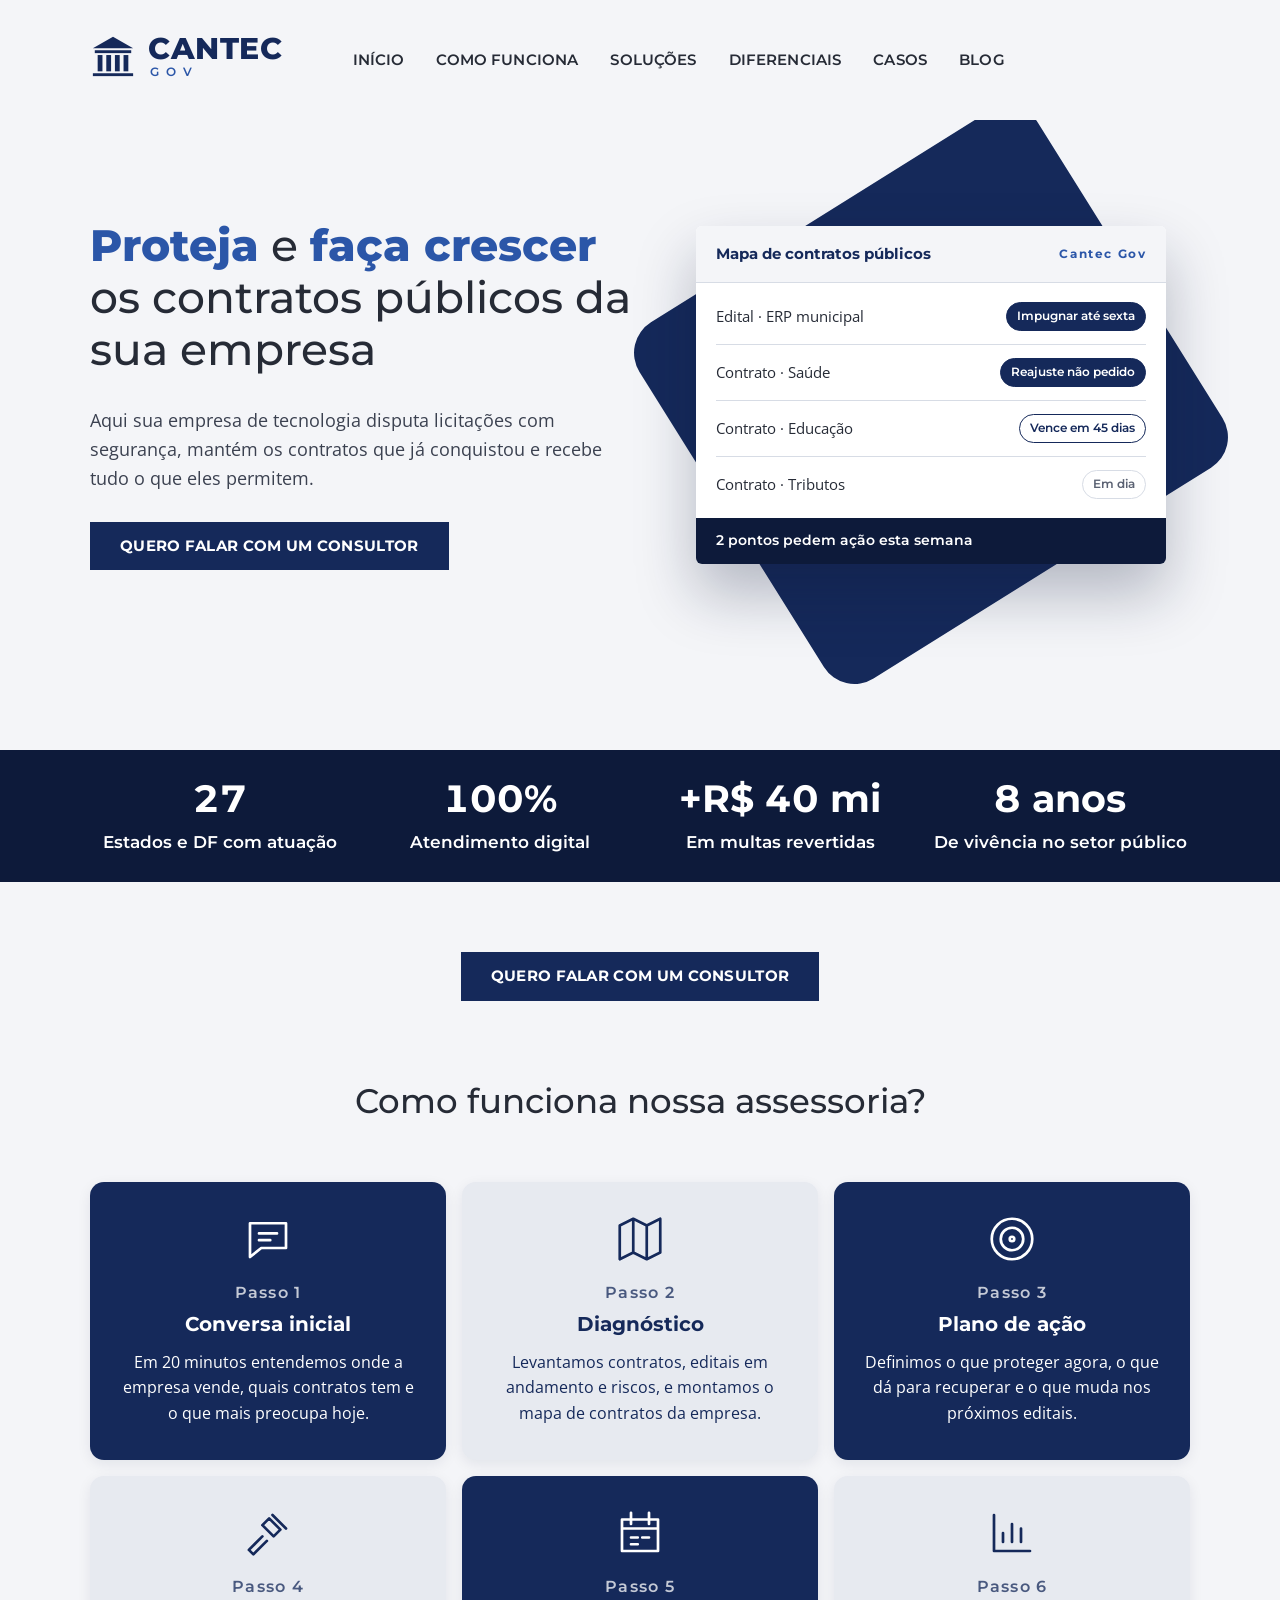
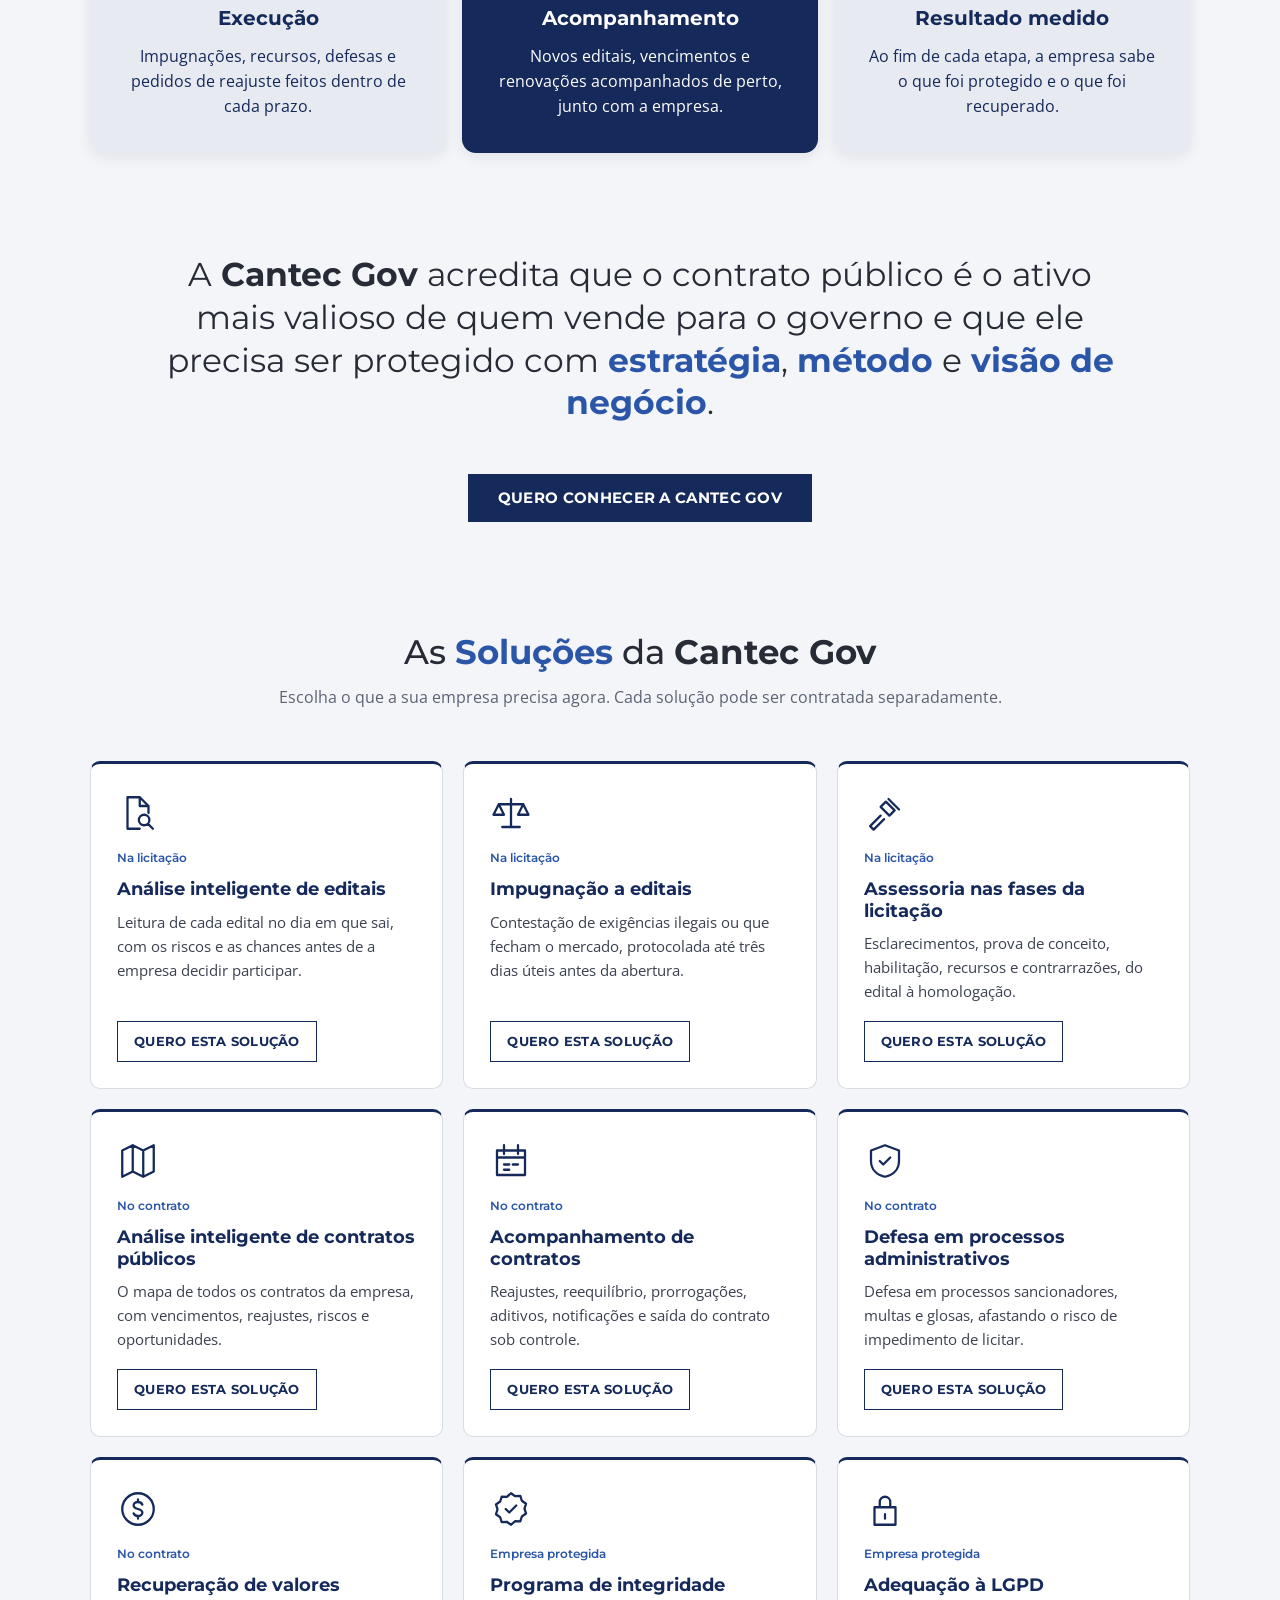
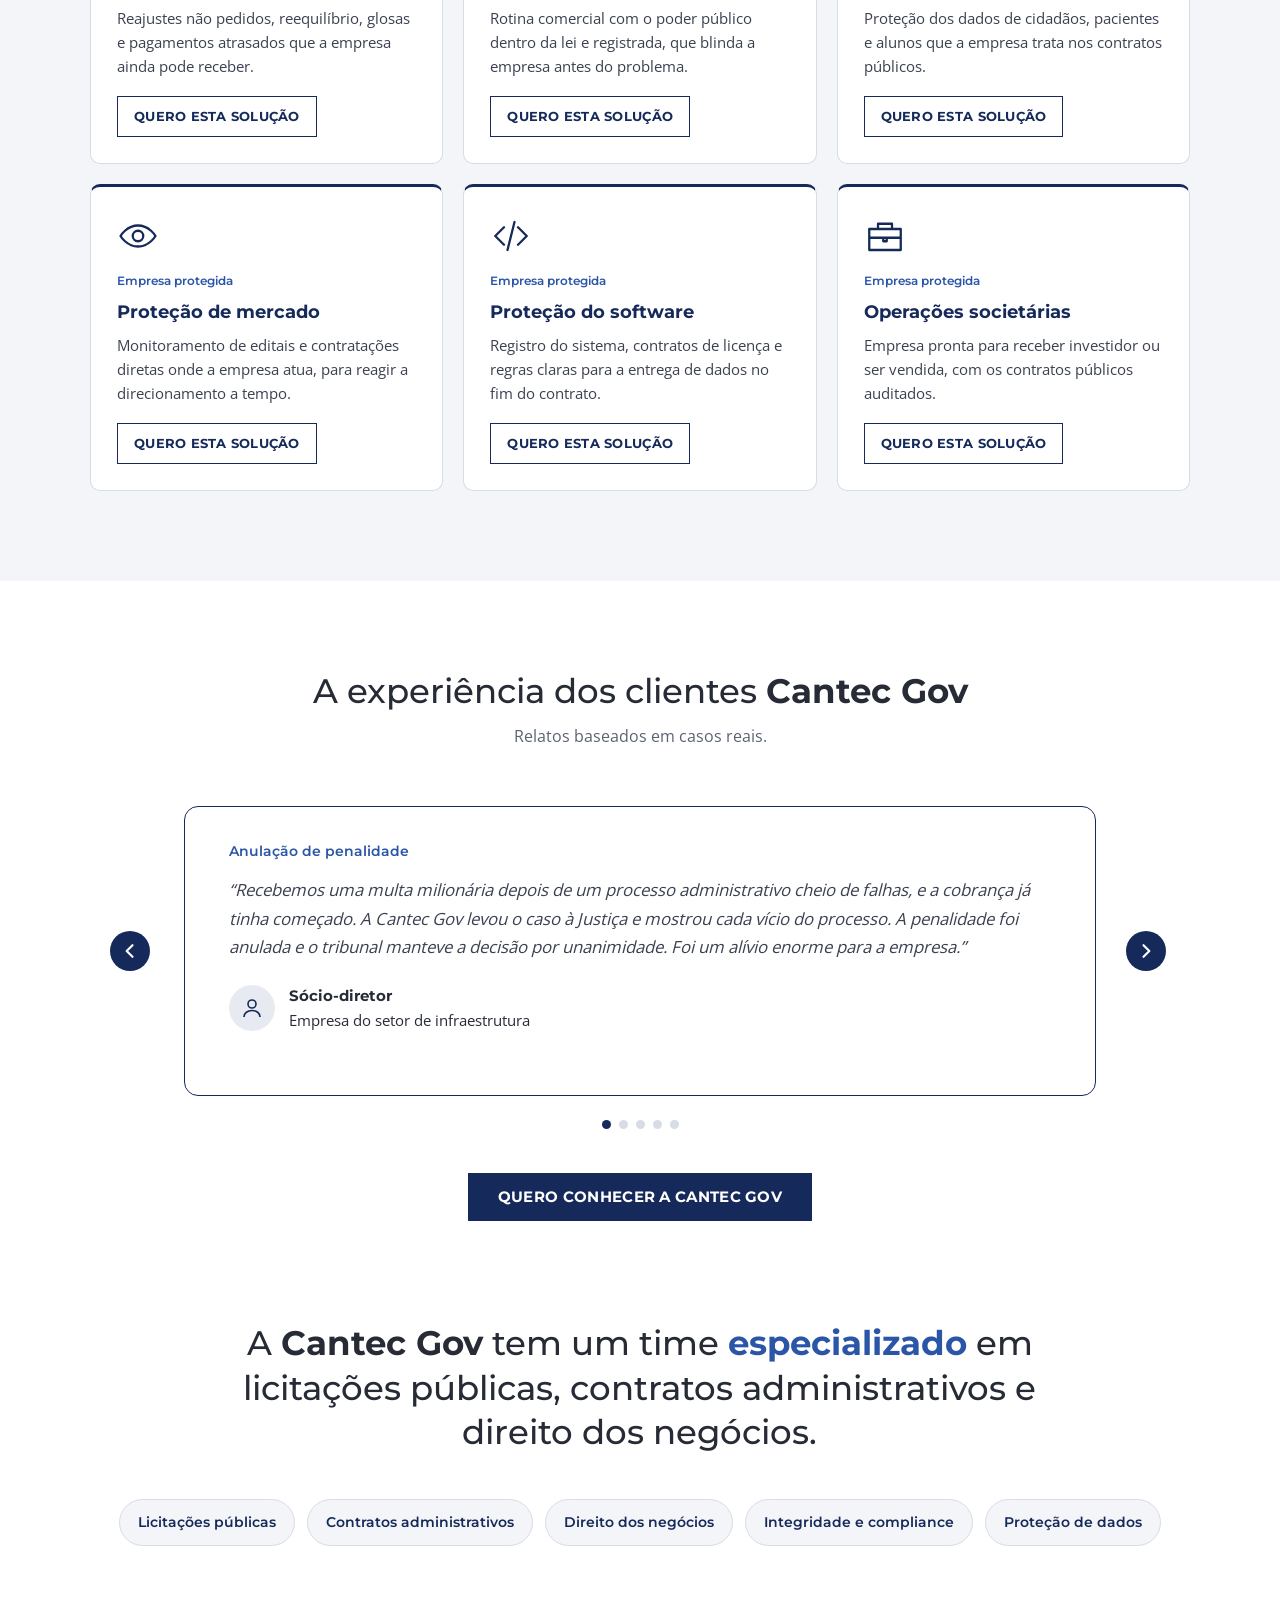
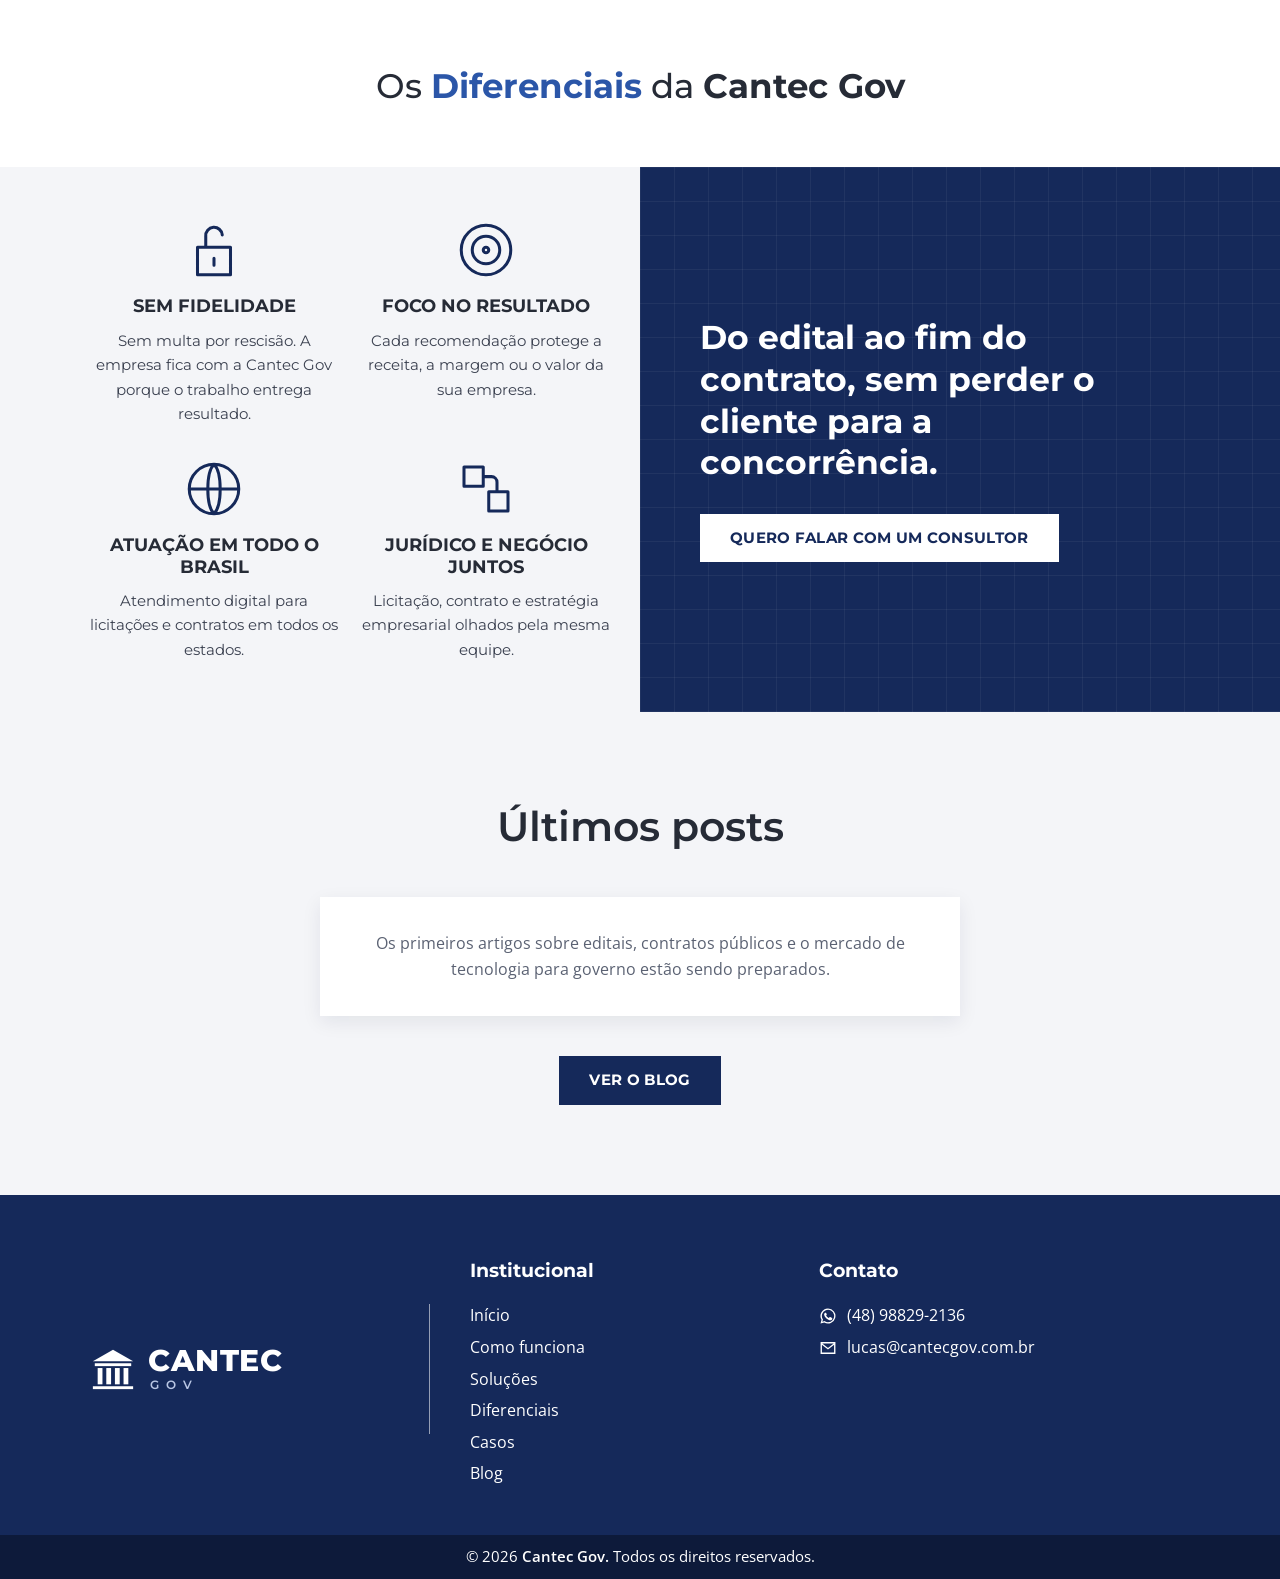
<file: index.html>
<!DOCTYPE html><html lang="pt-BR" data-astro-cid-5hce7sga> <head><meta charset="utf-8"><meta name="viewport" content="width=device-width, initial-scale=1"><title>Cantec Gov | Assessoria para empresas de tecnologia que vendem para o governo</title><meta name="description" content="A Cantec Gov protege e faz crescer os contratos públicos de empresas de tecnologia: análise de editais, impugnações, recursos, gestão de contratos, defesa em processos administrativos e operações societárias."><link rel="canonical" href="https://cantecgov.com.br/"><link rel="icon" href="/favicon.svg" type="image/svg+xml"><meta name="theme-color" content="#15295A"><meta property="og:type" content="website"><meta property="og:locale" content="pt_BR"><meta property="og:site_name" content="Cantec Gov"><meta property="og:title" content="Cantec Gov | Assessoria para empresas de tecnologia que vendem para o governo"><meta property="og:description" content="A Cantec Gov protege e faz crescer os contratos públicos de empresas de tecnologia: análise de editais, impugnações, recursos, gestão de contratos, defesa em processos administrativos e operações societárias."><meta property="og:url" content="https://cantecgov.com.br/"><meta property="og:image" content="https://cantecgov.com.br/og.png"><meta name="twitter:card" content="summary_large_image"><script type="application/ld+json">{"@context":"https://schema.org","@type":"ProfessionalService","name":"Cantec Gov","url":"https://cantecgov.com.br/","email":"lucas@cantecgov.com.br","telephone":"+55 48 98829-2136","areaServed":"BR","description":"Assessoria para empresas de tecnologia que vendem para o governo: editais, licitações, contratos públicos, processos administrativos e operações societárias."}</script><link rel="stylesheet" href="/_astro/_id_.aTBuv-wg.css">
<link rel="stylesheet" href="/_astro/index.BnjVJqt4.css"></head> <body data-astro-cid-5hce7sga> <a class="pular" href="#conteudo" data-astro-cid-5hce7sga>Ir para o conteúdo</a> <header class="topo" data-astro-cid-5hce7sga> <div class="container topo-in" data-astro-cid-5hce7sga> <a href="/" aria-label="Cantec Gov, página inicial" data-astro-cid-5hce7sga><span class="logo" data-astro-cid-tvrurpns> <svg class="logo-icone" viewBox="0 0 48 48" aria-hidden="true" data-astro-cid-tvrurpns> <polygon points="3,16 24,4 45,16" fill="currentColor" data-astro-cid-tvrurpns></polygon> <rect x="5" y="18" width="38" height="3" fill="currentColor" data-astro-cid-tvrurpns></rect> <rect x="8" y="23" width="5" height="17" fill="currentColor" data-astro-cid-tvrurpns></rect> <rect x="17" y="23" width="5" height="17" fill="currentColor" data-astro-cid-tvrurpns></rect> <rect x="26" y="23" width="5" height="17" fill="currentColor" data-astro-cid-tvrurpns></rect> <rect x="35" y="23" width="5" height="17" fill="currentColor" data-astro-cid-tvrurpns></rect> <rect x="3" y="42" width="42" height="3" fill="currentColor" data-astro-cid-tvrurpns></rect> </svg> <span class="logo-texto" data-astro-cid-tvrurpns> <span class="logo-nome" data-astro-cid-tvrurpns>CANTEC</span> <span class="logo-gov" data-astro-cid-tvrurpns>GOV</span> </span> </span> </a> <button class="menu-botao" aria-expanded="false" aria-controls="menu" aria-label="Abrir menu" data-astro-cid-5hce7sga> <span data-astro-cid-5hce7sga></span><span data-astro-cid-5hce7sga></span><span data-astro-cid-5hce7sga></span> </button> <nav id="menu" aria-label="Menu" data-astro-cid-5hce7sga> <ul data-astro-cid-5hce7sga> <li data-astro-cid-5hce7sga><a href="/#inicio" data-astro-cid-5hce7sga>Início</a></li> <li data-astro-cid-5hce7sga><a href="/#como-funciona" data-astro-cid-5hce7sga>Como funciona</a></li> <li data-astro-cid-5hce7sga><a href="/#solucoes" data-astro-cid-5hce7sga>Soluções</a></li> <li data-astro-cid-5hce7sga><a href="/#diferenciais" data-astro-cid-5hce7sga>Diferenciais</a></li> <li data-astro-cid-5hce7sga><a href="/#casos" data-astro-cid-5hce7sga>Casos</a></li> <li data-astro-cid-5hce7sga><a href="/blog/" data-astro-cid-5hce7sga>Blog</a></li> </ul> </nav> </div> </header> <main id="conteudo" data-astro-cid-5hce7sga>  <section id="inicio" class="hero" data-astro-cid-j7pv25f6> <div class="container hero-in" data-astro-cid-j7pv25f6> <div class="hero-texto" data-astro-cid-j7pv25f6> <h1 data-astro-cid-j7pv25f6><span class="cor" data-astro-cid-j7pv25f6>Proteja</span> e <span class="cor" data-astro-cid-j7pv25f6>faça crescer</span> os contratos públicos da sua empresa</h1> <p data-astro-cid-j7pv25f6>Aqui sua empresa de tecnologia disputa licitações com segurança, mantém os contratos que já conquistou e recebe tudo o que eles permitem.</p> <a class="botao" href="https://api.whatsapp.com/send?phone=5548988292136&text=Ol%C3%A1%2C%20vim%20pelo%20site%20da%20Cantec%20Gov%20e%20gostaria%20de%20falar%20com%20um%20consultor." target="_blank" rel="noopener" data-astro-cid-j7pv25f6>Quero falar com um consultor</a> </div> <div class="hero-visual" aria-hidden="true" data-astro-cid-j7pv25f6> <div class="forma" data-astro-cid-j7pv25f6></div> <div class="painel" data-astro-cid-j7pv25f6> <div class="painel-topo" data-astro-cid-j7pv25f6><span data-astro-cid-j7pv25f6>Mapa de contratos públicos</span><span class="painel-marca" data-astro-cid-j7pv25f6>Cantec Gov</span></div> <ul data-astro-cid-j7pv25f6> <li data-astro-cid-j7pv25f6><span data-astro-cid-j7pv25f6>Edital · ERP municipal</span><span class="chip forte" data-astro-cid-j7pv25f6>Impugnar até sexta</span></li> <li data-astro-cid-j7pv25f6><span data-astro-cid-j7pv25f6>Contrato · Saúde</span><span class="chip forte" data-astro-cid-j7pv25f6>Reajuste não pedido</span></li> <li data-astro-cid-j7pv25f6><span data-astro-cid-j7pv25f6>Contrato · Educação</span><span class="chip" data-astro-cid-j7pv25f6>Vence em 45 dias</span></li> <li data-astro-cid-j7pv25f6><span data-astro-cid-j7pv25f6>Contrato · Tributos</span><span class="chip leve" data-astro-cid-j7pv25f6>Em dia</span></li> </ul> <div class="painel-pe" data-astro-cid-j7pv25f6>2 pontos pedem ação esta semana</div> </div> </div> </div> </section>  <section class="numeros" aria-label="Números da Cantec Gov" data-astro-cid-j7pv25f6> <div class="container numeros-in" data-astro-cid-j7pv25f6> <div class="numero" data-astro-cid-j7pv25f6> <p class="numero-valor" data-astro-cid-j7pv25f6><span class="contador" data-alvo="27" data-astro-cid-j7pv25f6>27</span></p> <h4 data-astro-cid-j7pv25f6>Estados e DF com atuação</h4> </div><div class="numero" data-astro-cid-j7pv25f6> <p class="numero-valor" data-astro-cid-j7pv25f6><span class="contador" data-alvo="100" data-astro-cid-j7pv25f6>100</span>%</p> <h4 data-astro-cid-j7pv25f6>Atendimento digital</h4> </div><div class="numero" data-astro-cid-j7pv25f6> <p class="numero-valor" data-astro-cid-j7pv25f6>+R$ <span class="contador" data-alvo="40" data-astro-cid-j7pv25f6>40</span> mi</p> <h4 data-astro-cid-j7pv25f6>Em multas revertidas</h4> </div><div class="numero" data-astro-cid-j7pv25f6> <p class="numero-valor" data-astro-cid-j7pv25f6><span class="contador" data-alvo="8" data-astro-cid-j7pv25f6>8</span> anos</p> <h4 data-astro-cid-j7pv25f6>De vivência no setor público</h4> </div> </div> </section>  <div class="centro cta-solto" data-astro-cid-j7pv25f6><a class="botao" href="https://api.whatsapp.com/send?phone=5548988292136&text=Ol%C3%A1%2C%20vim%20pelo%20site%20da%20Cantec%20Gov%20e%20gostaria%20de%20falar%20com%20um%20consultor." target="_blank" rel="noopener" data-astro-cid-j7pv25f6>Quero falar com um consultor</a></div>  <section id="como-funciona" class="secao como" data-astro-cid-j7pv25f6> <div class="container" data-astro-cid-j7pv25f6> <h2 class="titulo-secao" data-astro-cid-j7pv25f6>Como funciona nossa assessoria?</h2> <div class="cartoes" data-astro-cid-j7pv25f6> <article class="cartao cartao-marinho" data-astro-cid-j7pv25f6> <svg viewBox="0 0 24 24" aria-hidden="true" data-astro-cid-j7pv25f6><path d="M4 5h16v11H9l-5 4z M8 9.5h8 M8 12.5h5" data-astro-cid-j7pv25f6></path></svg> <p class="passo" data-astro-cid-j7pv25f6>Passo 1</p> <h3 data-astro-cid-j7pv25f6>Conversa inicial</h3> <p data-astro-cid-j7pv25f6>Em 20 minutos entendemos onde a empresa vende, quais contratos tem e o que mais preocupa hoje.</p> </article><article class="cartao cartao-cinza" data-astro-cid-j7pv25f6> <svg viewBox="0 0 24 24" aria-hidden="true" data-astro-cid-j7pv25f6><path d="M3 6l6-3 6 3 6-3v15l-6 3-6-3-6 3z M9 3v15 M15 6v15" data-astro-cid-j7pv25f6></path></svg> <p class="passo" data-astro-cid-j7pv25f6>Passo 2</p> <h3 data-astro-cid-j7pv25f6>Diagnóstico</h3> <p data-astro-cid-j7pv25f6>Levantamos contratos, editais em andamento e riscos, e montamos o mapa de contratos da empresa.</p> </article><article class="cartao cartao-marinho" data-astro-cid-j7pv25f6> <svg viewBox="0 0 24 24" aria-hidden="true" data-astro-cid-j7pv25f6><path d="M12 3a9 9 0 1 0 0 18a9 9 0 1 0 0-18z M12 7a5 5 0 1 0 0 10a5 5 0 1 0 0-10z M12 11a1 1 0 1 0 0 2a1 1 0 1 0 0-2z" data-astro-cid-j7pv25f6></path></svg> <p class="passo" data-astro-cid-j7pv25f6>Passo 3</p> <h3 data-astro-cid-j7pv25f6>Plano de ação</h3> <p data-astro-cid-j7pv25f6>Definimos o que proteger agora, o que dá para recuperar e o que muda nos próximos editais.</p> </article><article class="cartao cartao-cinza" data-astro-cid-j7pv25f6> <svg viewBox="0 0 24 24" aria-hidden="true" data-astro-cid-j7pv25f6><path d="M12.5 5.5l5 5-3 3-5-5z M14 4l6 6 M9.5 13.5l-6 6 2 2 6-6" data-astro-cid-j7pv25f6></path></svg> <p class="passo" data-astro-cid-j7pv25f6>Passo 4</p> <h3 data-astro-cid-j7pv25f6>Execução</h3> <p data-astro-cid-j7pv25f6>Impugnações, recursos, defesas e pedidos de reajuste feitos dentro de cada prazo.</p> </article><article class="cartao cartao-marinho" data-astro-cid-j7pv25f6> <svg viewBox="0 0 24 24" aria-hidden="true" data-astro-cid-j7pv25f6><path d="M4 6h16v14H4z M4 10h16 M8 3v5 M16 3v5 M8 14h3 M13 14h3 M8 17h3" data-astro-cid-j7pv25f6></path></svg> <p class="passo" data-astro-cid-j7pv25f6>Passo 5</p> <h3 data-astro-cid-j7pv25f6>Acompanhamento</h3> <p data-astro-cid-j7pv25f6>Novos editais, vencimentos e renovações acompanhados de perto, junto com a empresa.</p> </article><article class="cartao cartao-cinza" data-astro-cid-j7pv25f6> <svg viewBox="0 0 24 24" aria-hidden="true" data-astro-cid-j7pv25f6><path d="M4 4v16h16 M8 16v-4 M12 16V8 M16 16v-6" data-astro-cid-j7pv25f6></path></svg> <p class="passo" data-astro-cid-j7pv25f6>Passo 6</p> <h3 data-astro-cid-j7pv25f6>Resultado medido</h3> <p data-astro-cid-j7pv25f6>Ao fim de cada etapa, a empresa sabe o que foi protegido e o que foi recuperado.</p> </article> </div> <p class="frase" data-astro-cid-j7pv25f6>A <strong data-astro-cid-j7pv25f6>Cantec Gov</strong> acredita que o contrato público é o ativo mais valioso de quem vende para o governo e que ele precisa ser protegido com <span class="cor" data-astro-cid-j7pv25f6>estratégia</span>, <span class="cor" data-astro-cid-j7pv25f6>método</span> e <span class="cor" data-astro-cid-j7pv25f6>visão de negócio</span>.</p> <div class="centro" data-astro-cid-j7pv25f6><a class="botao" href="https://api.whatsapp.com/send?phone=5548988292136&text=Ol%C3%A1%2C%20vim%20pelo%20site%20e%20quero%20conhecer%20a%20Cantec%20Gov." target="_blank" rel="noopener" data-astro-cid-j7pv25f6>Quero conhecer a Cantec Gov</a></div> </div> </section>  <section id="solucoes" class="secao solucoes" data-astro-cid-j7pv25f6> <div class="container" data-astro-cid-j7pv25f6> <h2 class="titulo-secao" data-astro-cid-j7pv25f6>As <span class="cor" data-astro-cid-j7pv25f6>Soluções</span> da <strong data-astro-cid-j7pv25f6>Cantec Gov</strong></h2> <p class="subtitulo" data-astro-cid-j7pv25f6>Escolha o que a sua empresa precisa agora. Cada solução pode ser contratada separadamente.</p> <div class="produtos" data-astro-cid-j7pv25f6> <article class="produto" data-astro-cid-j7pv25f6> <svg viewBox="0 0 24 24" aria-hidden="true" data-astro-cid-j7pv25f6><path d="M6 3h7l5 5v4 M13 3v5h5 M6 3v18h7 M15.5 13a3 3 0 1 0 0 6a3 3 0 1 0 0-6z M17.7 18.2L20.5 21" data-astro-cid-j7pv25f6></path></svg> <p class="produto-fase" data-astro-cid-j7pv25f6>Na licitação</p> <h3 data-astro-cid-j7pv25f6>Análise inteligente de editais</h3> <p class="produto-texto" data-astro-cid-j7pv25f6>Leitura de cada edital no dia em que sai, com os riscos e as chances antes de a empresa decidir participar.</p> <a class="produto-botao" href="https://api.whatsapp.com/send?phone=5548988292136&text=Ol%C3%A1%2C%20vim%20pelo%20site%20da%20Cantec%20Gov%20e%20tenho%20interesse%20em%3A%20An%C3%A1lise%20inteligente%20de%20editais." target="_blank" rel="noopener" data-astro-cid-j7pv25f6>Quero esta solução</a> </article><article class="produto" data-astro-cid-j7pv25f6> <svg viewBox="0 0 24 24" aria-hidden="true" data-astro-cid-j7pv25f6><path d="M12 4v16 M7 20h10 M5 7h14 M5 7l-3 6h6z M19 7l-3 6h6z" data-astro-cid-j7pv25f6></path></svg> <p class="produto-fase" data-astro-cid-j7pv25f6>Na licitação</p> <h3 data-astro-cid-j7pv25f6>Impugnação a editais</h3> <p class="produto-texto" data-astro-cid-j7pv25f6>Contestação de exigências ilegais ou que fecham o mercado, protocolada até três dias úteis antes da abertura.</p> <a class="produto-botao" href="https://api.whatsapp.com/send?phone=5548988292136&text=Ol%C3%A1%2C%20vim%20pelo%20site%20da%20Cantec%20Gov%20e%20tenho%20interesse%20em%3A%20Impugna%C3%A7%C3%A3o%20a%20editais." target="_blank" rel="noopener" data-astro-cid-j7pv25f6>Quero esta solução</a> </article><article class="produto" data-astro-cid-j7pv25f6> <svg viewBox="0 0 24 24" aria-hidden="true" data-astro-cid-j7pv25f6><path d="M12.5 5.5l5 5-3 3-5-5z M14 4l6 6 M9.5 13.5l-6 6 2 2 6-6" data-astro-cid-j7pv25f6></path></svg> <p class="produto-fase" data-astro-cid-j7pv25f6>Na licitação</p> <h3 data-astro-cid-j7pv25f6>Assessoria nas fases da licitação</h3> <p class="produto-texto" data-astro-cid-j7pv25f6>Esclarecimentos, prova de conceito, habilitação, recursos e contrarrazões, do edital à homologação.</p> <a class="produto-botao" href="https://api.whatsapp.com/send?phone=5548988292136&text=Ol%C3%A1%2C%20vim%20pelo%20site%20da%20Cantec%20Gov%20e%20tenho%20interesse%20em%3A%20Assessoria%20nas%20fases%20da%20licita%C3%A7%C3%A3o." target="_blank" rel="noopener" data-astro-cid-j7pv25f6>Quero esta solução</a> </article><article class="produto" data-astro-cid-j7pv25f6> <svg viewBox="0 0 24 24" aria-hidden="true" data-astro-cid-j7pv25f6><path d="M3 6l6-3 6 3 6-3v15l-6 3-6-3-6 3z M9 3v15 M15 6v15" data-astro-cid-j7pv25f6></path></svg> <p class="produto-fase" data-astro-cid-j7pv25f6>No contrato</p> <h3 data-astro-cid-j7pv25f6>Análise inteligente de contratos públicos</h3> <p class="produto-texto" data-astro-cid-j7pv25f6>O mapa de todos os contratos da empresa, com vencimentos, reajustes, riscos e oportunidades.</p> <a class="produto-botao" href="https://api.whatsapp.com/send?phone=5548988292136&text=Ol%C3%A1%2C%20vim%20pelo%20site%20da%20Cantec%20Gov%20e%20tenho%20interesse%20em%3A%20An%C3%A1lise%20inteligente%20de%20contratos%20p%C3%BAblicos." target="_blank" rel="noopener" data-astro-cid-j7pv25f6>Quero esta solução</a> </article><article class="produto" data-astro-cid-j7pv25f6> <svg viewBox="0 0 24 24" aria-hidden="true" data-astro-cid-j7pv25f6><path d="M4 6h16v14H4z M4 10h16 M8 3v5 M16 3v5 M8 14h3 M13 14h3 M8 17h3" data-astro-cid-j7pv25f6></path></svg> <p class="produto-fase" data-astro-cid-j7pv25f6>No contrato</p> <h3 data-astro-cid-j7pv25f6>Acompanhamento de contratos</h3> <p class="produto-texto" data-astro-cid-j7pv25f6>Reajustes, reequilíbrio, prorrogações, aditivos, notificações e saída do contrato sob controle.</p> <a class="produto-botao" href="https://api.whatsapp.com/send?phone=5548988292136&text=Ol%C3%A1%2C%20vim%20pelo%20site%20da%20Cantec%20Gov%20e%20tenho%20interesse%20em%3A%20Acompanhamento%20de%20contratos." target="_blank" rel="noopener" data-astro-cid-j7pv25f6>Quero esta solução</a> </article><article class="produto" data-astro-cid-j7pv25f6> <svg viewBox="0 0 24 24" aria-hidden="true" data-astro-cid-j7pv25f6><path d="M12 3l8 3v6c0 5-3.5 8-8 9-4.5-1-8-4-8-9V6z M9 12l2 2 4-4" data-astro-cid-j7pv25f6></path></svg> <p class="produto-fase" data-astro-cid-j7pv25f6>No contrato</p> <h3 data-astro-cid-j7pv25f6>Defesa em processos administrativos</h3> <p class="produto-texto" data-astro-cid-j7pv25f6>Defesa em processos sancionadores, multas e glosas, afastando o risco de impedimento de licitar.</p> <a class="produto-botao" href="https://api.whatsapp.com/send?phone=5548988292136&text=Ol%C3%A1%2C%20vim%20pelo%20site%20da%20Cantec%20Gov%20e%20tenho%20interesse%20em%3A%20Defesa%20em%20processos%20administrativos." target="_blank" rel="noopener" data-astro-cid-j7pv25f6>Quero esta solução</a> </article><article class="produto" data-astro-cid-j7pv25f6> <svg viewBox="0 0 24 24" aria-hidden="true" data-astro-cid-j7pv25f6><path d="M12 3a9 9 0 1 0 0 18a9 9 0 1 0 0-18z M14.5 9.5c-.5-1-1.5-1.5-2.5-1.5-1.4 0-2.5.8-2.5 2s1.1 1.6 2.5 2 2.5.8 2.5 2-1.1 2-2.5 2c-1 0-2-.5-2.5-1.5 M12 6.5V8 M12 16v1.5" data-astro-cid-j7pv25f6></path></svg> <p class="produto-fase" data-astro-cid-j7pv25f6>No contrato</p> <h3 data-astro-cid-j7pv25f6>Recuperação de valores</h3> <p class="produto-texto" data-astro-cid-j7pv25f6>Reajustes não pedidos, reequilíbrio, glosas e pagamentos atrasados que a empresa ainda pode receber.</p> <a class="produto-botao" href="https://api.whatsapp.com/send?phone=5548988292136&text=Ol%C3%A1%2C%20vim%20pelo%20site%20da%20Cantec%20Gov%20e%20tenho%20interesse%20em%3A%20Recupera%C3%A7%C3%A3o%20de%20valores." target="_blank" rel="noopener" data-astro-cid-j7pv25f6>Quero esta solução</a> </article><article class="produto" data-astro-cid-j7pv25f6> <svg viewBox="0 0 24 24" aria-hidden="true" data-astro-cid-j7pv25f6><path d="M12 3l2.4 1.7 2.9-.2.9 2.8 2.4 1.7-.9 2.8.9 2.8-2.4 1.7-.9 2.8-2.9-.2L12 21l-2.4-1.7-2.9.2-.9-2.8L3.4 15l.9-2.8-.9-2.8 2.4-1.7.9-2.8 2.9.2z M9 12l2 2 4-4" data-astro-cid-j7pv25f6></path></svg> <p class="produto-fase" data-astro-cid-j7pv25f6>Empresa protegida</p> <h3 data-astro-cid-j7pv25f6>Programa de integridade</h3> <p class="produto-texto" data-astro-cid-j7pv25f6>Rotina comercial com o poder público dentro da lei e registrada, que blinda a empresa antes do problema.</p> <a class="produto-botao" href="https://api.whatsapp.com/send?phone=5548988292136&text=Ol%C3%A1%2C%20vim%20pelo%20site%20da%20Cantec%20Gov%20e%20tenho%20interesse%20em%3A%20Programa%20de%20integridade." target="_blank" rel="noopener" data-astro-cid-j7pv25f6>Quero esta solução</a> </article><article class="produto" data-astro-cid-j7pv25f6> <svg viewBox="0 0 24 24" aria-hidden="true" data-astro-cid-j7pv25f6><path d="M6 11h12v10H6z M9 11V8a3 3 0 0 1 6 0v3 M12 15v2.5" data-astro-cid-j7pv25f6></path></svg> <p class="produto-fase" data-astro-cid-j7pv25f6>Empresa protegida</p> <h3 data-astro-cid-j7pv25f6>Adequação à LGPD</h3> <p class="produto-texto" data-astro-cid-j7pv25f6>Proteção dos dados de cidadãos, pacientes e alunos que a empresa trata nos contratos públicos.</p> <a class="produto-botao" href="https://api.whatsapp.com/send?phone=5548988292136&text=Ol%C3%A1%2C%20vim%20pelo%20site%20da%20Cantec%20Gov%20e%20tenho%20interesse%20em%3A%20Adequa%C3%A7%C3%A3o%20%C3%A0%20LGPD." target="_blank" rel="noopener" data-astro-cid-j7pv25f6>Quero esta solução</a> </article><article class="produto" data-astro-cid-j7pv25f6> <svg viewBox="0 0 24 24" aria-hidden="true" data-astro-cid-j7pv25f6><path d="M2 12s3.5-6 10-6 10 6 10 6-3.5 6-10 6S2 12 2 12z M12 9a3 3 0 1 0 0 6a3 3 0 1 0 0-6z" data-astro-cid-j7pv25f6></path></svg> <p class="produto-fase" data-astro-cid-j7pv25f6>Empresa protegida</p> <h3 data-astro-cid-j7pv25f6>Proteção de mercado</h3> <p class="produto-texto" data-astro-cid-j7pv25f6>Monitoramento de editais e contratações diretas onde a empresa atua, para reagir a direcionamento a tempo.</p> <a class="produto-botao" href="https://api.whatsapp.com/send?phone=5548988292136&text=Ol%C3%A1%2C%20vim%20pelo%20site%20da%20Cantec%20Gov%20e%20tenho%20interesse%20em%3A%20Prote%C3%A7%C3%A3o%20de%20mercado." target="_blank" rel="noopener" data-astro-cid-j7pv25f6>Quero esta solução</a> </article><article class="produto" data-astro-cid-j7pv25f6> <svg viewBox="0 0 24 24" aria-hidden="true" data-astro-cid-j7pv25f6><path d="M8 7l-5 5 5 5 M16 7l5 5-5 5 M14 4l-4 16" data-astro-cid-j7pv25f6></path></svg> <p class="produto-fase" data-astro-cid-j7pv25f6>Empresa protegida</p> <h3 data-astro-cid-j7pv25f6>Proteção do software</h3> <p class="produto-texto" data-astro-cid-j7pv25f6>Registro do sistema, contratos de licença e regras claras para a entrega de dados no fim do contrato.</p> <a class="produto-botao" href="https://api.whatsapp.com/send?phone=5548988292136&text=Ol%C3%A1%2C%20vim%20pelo%20site%20da%20Cantec%20Gov%20e%20tenho%20interesse%20em%3A%20Prote%C3%A7%C3%A3o%20do%20software." target="_blank" rel="noopener" data-astro-cid-j7pv25f6>Quero esta solução</a> </article><article class="produto" data-astro-cid-j7pv25f6> <svg viewBox="0 0 24 24" aria-hidden="true" data-astro-cid-j7pv25f6><path d="M3 8h18v12H3z M8 8V5h8v3 M3 13h18 M11 13v2h2v-2" data-astro-cid-j7pv25f6></path></svg> <p class="produto-fase" data-astro-cid-j7pv25f6>Empresa protegida</p> <h3 data-astro-cid-j7pv25f6>Operações societárias</h3> <p class="produto-texto" data-astro-cid-j7pv25f6>Empresa pronta para receber investidor ou ser vendida, com os contratos públicos auditados.</p> <a class="produto-botao" href="https://api.whatsapp.com/send?phone=5548988292136&text=Ol%C3%A1%2C%20vim%20pelo%20site%20da%20Cantec%20Gov%20e%20tenho%20interesse%20em%3A%20Opera%C3%A7%C3%B5es%20societ%C3%A1rias." target="_blank" rel="noopener" data-astro-cid-j7pv25f6>Quero esta solução</a> </article> </div> </div> </section>  <section id="casos" class="secao casos" data-astro-cid-j7pv25f6> <div class="container" data-astro-cid-j7pv25f6> <h2 class="titulo-secao" data-astro-cid-j7pv25f6>A experiência dos clientes <strong data-astro-cid-j7pv25f6>Cantec Gov</strong></h2> <p class="subtitulo" data-astro-cid-j7pv25f6>Relatos baseados em casos reais.</p> <div class="carrossel" data-carrossel data-astro-cid-j7pv25f6> <button class="seta" data-anterior aria-label="Caso anterior" data-astro-cid-j7pv25f6><svg viewBox="0 0 24 24" aria-hidden="true" data-astro-cid-j7pv25f6><path d="M15 5l-7 7 7 7" data-astro-cid-j7pv25f6></path></svg></button> <div class="trilho" aria-live="polite" data-astro-cid-j7pv25f6> <article class="caso" data-caso aria-label="Caso 1 de 5" data-astro-cid-j7pv25f6> <p class="caso-area" data-astro-cid-j7pv25f6>Anulação de penalidade</p> <blockquote class="caso-texto" data-astro-cid-j7pv25f6>“Recebemos uma multa milionária depois de um processo administrativo cheio de falhas, e a cobrança já tinha começado. A Cantec Gov levou o caso à Justiça e mostrou cada vício do processo. A penalidade foi anulada e o tribunal manteve a decisão por unanimidade. Foi um alívio enorme para a empresa.”</blockquote> <div class="caso-cliente" data-astro-cid-j7pv25f6> <span class="caso-avatar" aria-hidden="true" data-astro-cid-j7pv25f6><svg viewBox="0 0 24 24" data-astro-cid-j7pv25f6><path d="M12 12a4 4 0 1 0 0-8a4 4 0 1 0 0 8z M4 21c0-4 3.6-6.5 8-6.5s8 2.5 8 6.5" data-astro-cid-j7pv25f6></path></svg></span> <span data-astro-cid-j7pv25f6><strong data-astro-cid-j7pv25f6>Sócio-diretor</strong><br data-astro-cid-j7pv25f6>Empresa do setor de infraestrutura</span> </div> </article><article class="caso" data-caso hidden aria-label="Caso 2 de 5" data-astro-cid-j7pv25f6> <p class="caso-area" data-astro-cid-j7pv25f6>Proteção de mercado</p> <blockquote class="caso-texto" data-astro-cid-j7pv25f6>“Vender para o governo exige proteger o mercado que a empresa já conquistou. A Cantec Gov mapeou todos os nossos contratos, mostrou onde havia risco de perder clientes e nos ensinou a identificar sinais de direcionamento nas contratações a tempo de reagir. Numa disputa importante, isso garantiu a manutenção do contrato. Hoje enxergamos os riscos antes que eles virem perda.”</blockquote> <div class="caso-cliente" data-astro-cid-j7pv25f6> <span class="caso-avatar" aria-hidden="true" data-astro-cid-j7pv25f6><svg viewBox="0 0 24 24" data-astro-cid-j7pv25f6><path d="M12 12a4 4 0 1 0 0-8a4 4 0 1 0 0 8z M4 21c0-4 3.6-6.5 8-6.5s8 2.5 8 6.5" data-astro-cid-j7pv25f6></path></svg></span> <span data-astro-cid-j7pv25f6><strong data-astro-cid-j7pv25f6>Diretor executivo</strong><br data-astro-cid-j7pv25f6>Empresa de serviços contínuos</span> </div> </article><article class="caso" data-caso hidden aria-label="Caso 3 de 5" data-astro-cid-j7pv25f6> <p class="caso-area" data-astro-cid-j7pv25f6>Processo sancionador</p> <blockquote class="caso-texto" data-astro-cid-j7pv25f6>“Fomos acusados de descumprir o contrato e corríamos o risco de ficar impedidos de licitar. A Cantec Gov confrontou cada acusação com o edital e mostrou, com documentos, que boa parte do que nos cobravam nunca fez parte do que foi contratado. A defesa saiu no prazo, organizada item por item, e nos deu tranquilidade para seguir disputando.”</blockquote> <div class="caso-cliente" data-astro-cid-j7pv25f6> <span class="caso-avatar" aria-hidden="true" data-astro-cid-j7pv25f6><svg viewBox="0 0 24 24" data-astro-cid-j7pv25f6><path d="M12 12a4 4 0 1 0 0-8a4 4 0 1 0 0 8z M4 21c0-4 3.6-6.5 8-6.5s8 2.5 8 6.5" data-astro-cid-j7pv25f6></path></svg></span> <span data-astro-cid-j7pv25f6><strong data-astro-cid-j7pv25f6>Gestora de contratos</strong><br data-astro-cid-j7pv25f6>Fornecedora do poder público</span> </div> </article><article class="caso" data-caso hidden aria-label="Caso 4 de 5" data-astro-cid-j7pv25f6> <p class="caso-area" data-astro-cid-j7pv25f6>Migração de dados no fim do contrato</p> <blockquote class="caso-texto" data-astro-cid-j7pv25f6>“A Cantec Gov nos ajudou na migração dos dados ao fim do contrato. Muita gente acredita que o órgão tem direito de acessar diretamente o banco de dados da empresa quando o contrato termina. Mas o sistema é propriedade da empresa, protegido pela Lei do Software, e o acesso direto expõe dados pessoais que a LGPD manda proteger. No nosso caso, os dados foram entregues completos e o sistema não precisou ser aberto.”</blockquote> <div class="caso-cliente" data-astro-cid-j7pv25f6> <span class="caso-avatar" aria-hidden="true" data-astro-cid-j7pv25f6><svg viewBox="0 0 24 24" data-astro-cid-j7pv25f6><path d="M12 12a4 4 0 1 0 0-8a4 4 0 1 0 0 8z M4 21c0-4 3.6-6.5 8-6.5s8 2.5 8 6.5" data-astro-cid-j7pv25f6></path></svg></span> <span data-astro-cid-j7pv25f6><strong data-astro-cid-j7pv25f6>Diretor de tecnologia</strong><br data-astro-cid-j7pv25f6>Empresa de tecnologia</span> </div> </article><article class="caso" data-caso hidden aria-label="Caso 5 de 5" data-astro-cid-j7pv25f6> <p class="caso-area" data-astro-cid-j7pv25f6>Programa de integridade</p> <blockquote class="caso-texto" data-astro-cid-j7pv25f6>“O programa de integridade da Cantec Gov mudou a forma como a nossa equipe comercial trabalha com prefeituras. Hoje cada visita, reunião e proposta segue uma rotina clara e fica registrada. Continuamos prospectando com força, com a segurança de que tudo é feito dentro da lei, e isso blinda a empresa antes que qualquer problema apareça.”</blockquote> <div class="caso-cliente" data-astro-cid-j7pv25f6> <span class="caso-avatar" aria-hidden="true" data-astro-cid-j7pv25f6><svg viewBox="0 0 24 24" data-astro-cid-j7pv25f6><path d="M12 12a4 4 0 1 0 0-8a4 4 0 1 0 0 8z M4 21c0-4 3.6-6.5 8-6.5s8 2.5 8 6.5" data-astro-cid-j7pv25f6></path></svg></span> <span data-astro-cid-j7pv25f6><strong data-astro-cid-j7pv25f6>Diretor comercial</strong><br data-astro-cid-j7pv25f6>Empresa de serviços</span> </div> </article> </div> <button class="seta" data-proximo aria-label="Próximo caso" data-astro-cid-j7pv25f6><svg viewBox="0 0 24 24" aria-hidden="true" data-astro-cid-j7pv25f6><path d="M9 5l7 7-7 7" data-astro-cid-j7pv25f6></path></svg></button> </div> <div class="pontos" aria-hidden="true" data-astro-cid-j7pv25f6> <span class="ponto ativo" data-astro-cid-j7pv25f6></span><span class="ponto" data-astro-cid-j7pv25f6></span><span class="ponto" data-astro-cid-j7pv25f6></span><span class="ponto" data-astro-cid-j7pv25f6></span><span class="ponto" data-astro-cid-j7pv25f6></span> </div> <div class="centro" data-astro-cid-j7pv25f6><a class="botao" href="https://api.whatsapp.com/send?phone=5548988292136&text=Ol%C3%A1%2C%20vim%20pelo%20site%20e%20quero%20conhecer%20a%20Cantec%20Gov." target="_blank" rel="noopener" data-astro-cid-j7pv25f6>Quero conhecer a Cantec Gov</a></div> <h2 class="titulo-secao time" data-astro-cid-j7pv25f6>A <strong data-astro-cid-j7pv25f6>Cantec Gov</strong> tem um time <span class="cor" data-astro-cid-j7pv25f6>especializado</span> em licitações públicas, contratos administrativos e direito dos negócios.</h2> <ul class="especialidades" data-astro-cid-j7pv25f6> <li data-astro-cid-j7pv25f6>Licitações públicas</li><li data-astro-cid-j7pv25f6>Contratos administrativos</li><li data-astro-cid-j7pv25f6>Direito dos negócios</li><li data-astro-cid-j7pv25f6>Integridade e compliance</li><li data-astro-cid-j7pv25f6>Proteção de dados</li> </ul> </div> </section>  <section id="diferenciais" class="diferenciais-secao" data-astro-cid-j7pv25f6> <div class="container" data-astro-cid-j7pv25f6><h2 class="titulo-secao" data-astro-cid-j7pv25f6>Os <span class="cor" data-astro-cid-j7pv25f6>Diferenciais</span> da <strong data-astro-cid-j7pv25f6>Cantec Gov</strong></h2></div> <div class="diferenciais" data-astro-cid-j7pv25f6> <div class="diferenciais-grade" data-astro-cid-j7pv25f6> <div class="diferencial" data-astro-cid-j7pv25f6> <svg viewBox="0 0 24 24" aria-hidden="true" data-astro-cid-j7pv25f6><path d="M6 11h12v10H6z M9 11V7a3 3 0 0 1 6-.5 M12 15v2.5" data-astro-cid-j7pv25f6></path></svg> <h3 data-astro-cid-j7pv25f6>Sem fidelidade</h3> <p data-astro-cid-j7pv25f6>Sem multa por rescisão. A empresa fica com a Cantec Gov porque o trabalho entrega resultado.</p> </div><div class="diferencial" data-astro-cid-j7pv25f6> <svg viewBox="0 0 24 24" aria-hidden="true" data-astro-cid-j7pv25f6><path d="M12 3a9 9 0 1 0 0 18a9 9 0 1 0 0-18z M12 7a5 5 0 1 0 0 10a5 5 0 1 0 0-10z M12 11a1 1 0 1 0 0 2a1 1 0 1 0 0-2z" data-astro-cid-j7pv25f6></path></svg> <h3 data-astro-cid-j7pv25f6>Foco no resultado</h3> <p data-astro-cid-j7pv25f6>Cada recomendação protege a receita, a margem ou o valor da sua empresa.</p> </div><div class="diferencial" data-astro-cid-j7pv25f6> <svg viewBox="0 0 24 24" aria-hidden="true" data-astro-cid-j7pv25f6><path d="M12 3a9 9 0 1 0 0 18a9 9 0 1 0 0-18z M3 12h18 M12 3c3 3 3 15 0 18 M12 3c-3 3-3 15 0 18" data-astro-cid-j7pv25f6></path></svg> <h3 data-astro-cid-j7pv25f6>Atuação em todo o Brasil</h3> <p data-astro-cid-j7pv25f6>Atendimento digital para licitações e contratos em todos os estados.</p> </div><div class="diferencial" data-astro-cid-j7pv25f6> <svg viewBox="0 0 24 24" aria-hidden="true" data-astro-cid-j7pv25f6><path d="M4 4h7v7H4z M13 13h7v7h-7z M11 7.5h3a2 2 0 0 1 2 2V13" data-astro-cid-j7pv25f6></path></svg> <h3 data-astro-cid-j7pv25f6>Jurídico e negócio juntos</h3> <p data-astro-cid-j7pv25f6>Licitação, contrato e estratégia empresarial olhados pela mesma equipe.</p> </div> </div> <div class="diferenciais-painel" data-astro-cid-j7pv25f6> <p class="painel-frase" data-astro-cid-j7pv25f6>Do edital ao fim do contrato, sem perder o cliente para a concorrência.</p> <a class="botao botao-claro" href="https://api.whatsapp.com/send?phone=5548988292136&text=Ol%C3%A1%2C%20vim%20pelo%20site%20da%20Cantec%20Gov%20e%20gostaria%20de%20falar%20com%20um%20consultor." target="_blank" rel="noopener" data-astro-cid-j7pv25f6>Quero falar com um consultor</a> </div> </div> </section>  <section class="secao blog" data-astro-cid-j7pv25f6> <div class="container" data-astro-cid-j7pv25f6> <h2 class="titulo-blog" data-astro-cid-j7pv25f6>Últimos posts</h2> <div class="blog-vazio" data-astro-cid-j7pv25f6> <p data-astro-cid-j7pv25f6>Os primeiros artigos sobre editais, contratos públicos e o mercado de tecnologia para governo estão sendo preparados.</p> </div> <div class="centro" data-astro-cid-j7pv25f6><a class="botao" href="/blog/" data-astro-cid-j7pv25f6>Ver o blog</a></div> </div> </section> </main> <footer class="rodape" data-astro-cid-5hce7sga> <div class="container rodape-in" data-astro-cid-5hce7sga> <div class="rodape-logo" data-astro-cid-5hce7sga><span class="logo claro" data-astro-cid-tvrurpns> <svg class="logo-icone" viewBox="0 0 48 48" aria-hidden="true" data-astro-cid-tvrurpns> <polygon points="3,16 24,4 45,16" fill="currentColor" data-astro-cid-tvrurpns></polygon> <rect x="5" y="18" width="38" height="3" fill="currentColor" data-astro-cid-tvrurpns></rect> <rect x="8" y="23" width="5" height="17" fill="currentColor" data-astro-cid-tvrurpns></rect> <rect x="17" y="23" width="5" height="17" fill="currentColor" data-astro-cid-tvrurpns></rect> <rect x="26" y="23" width="5" height="17" fill="currentColor" data-astro-cid-tvrurpns></rect> <rect x="35" y="23" width="5" height="17" fill="currentColor" data-astro-cid-tvrurpns></rect> <rect x="3" y="42" width="42" height="3" fill="currentColor" data-astro-cid-tvrurpns></rect> </svg> <span class="logo-texto" data-astro-cid-tvrurpns> <span class="logo-nome" data-astro-cid-tvrurpns>CANTEC</span> <span class="logo-gov" data-astro-cid-tvrurpns>GOV</span> </span> </span> </div> <div class="rodape-col" data-astro-cid-5hce7sga> <p class="rodape-titulo" data-astro-cid-5hce7sga>Institucional</p> <ul data-astro-cid-5hce7sga> <li data-astro-cid-5hce7sga><a href="/#inicio" data-astro-cid-5hce7sga>Início</a></li> <li data-astro-cid-5hce7sga><a href="/#como-funciona" data-astro-cid-5hce7sga>Como funciona</a></li> <li data-astro-cid-5hce7sga><a href="/#solucoes" data-astro-cid-5hce7sga>Soluções</a></li> <li data-astro-cid-5hce7sga><a href="/#diferenciais" data-astro-cid-5hce7sga>Diferenciais</a></li> <li data-astro-cid-5hce7sga><a href="/#casos" data-astro-cid-5hce7sga>Casos</a></li> <li data-astro-cid-5hce7sga><a href="/blog/" data-astro-cid-5hce7sga>Blog</a></li> </ul> </div> <div class="rodape-col" data-astro-cid-5hce7sga> <p class="rodape-titulo" data-astro-cid-5hce7sga>Contato</p> <ul class="contatos" data-astro-cid-5hce7sga> <li data-astro-cid-5hce7sga> <svg viewBox="0 0 24 24" aria-hidden="true" data-astro-cid-5hce7sga><path fill="currentColor" d="M12 2a10 10 0 0 0-8.6 15.1L2 22l5-1.3A10 10 0 1 0 12 2Zm0 18.2a8.2 8.2 0 0 1-4.2-1.2l-.3-.2-3 .8.8-2.9-.2-.3A8.2 8.2 0 1 1 12 20.2Zm4.5-6.1c-.2-.1-1.5-.7-1.7-.8s-.4-.1-.6.1-.7.8-.8 1-.3.2-.5.1a6.7 6.7 0 0 1-3.3-2.9c-.3-.4.3-.4.7-1.4.1-.2 0-.3 0-.4l-.8-1.8c-.2-.5-.4-.4-.6-.4h-.5a1 1 0 0 0-.7.3 3 3 0 0 0-.9 2.2 5.2 5.2 0 0 0 1.1 2.8 11.9 11.9 0 0 0 4.6 4c1.7.7 2.3.8 3.2.6a2.7 2.7 0 0 0 1.8-1.3 2.2 2.2 0 0 0 .1-1.3c0-.1-.2-.2-.4-.3Z" data-astro-cid-5hce7sga></path></svg> <a href="https://api.whatsapp.com/send?phone=5548988292136&text=Ol%C3%A1%2C%20vim%20pelo%20site%20da%20Cantec%20Gov%20e%20gostaria%20de%20falar%20com%20um%20consultor." target="_blank" rel="noopener" data-astro-cid-5hce7sga>(48) 98829-2136</a> </li> <li data-astro-cid-5hce7sga> <svg viewBox="0 0 24 24" aria-hidden="true" data-astro-cid-5hce7sga><path fill="none" stroke="currentColor" stroke-width="1.8" d="M3 5h18v14H3z M3 6l9 7 9-7" data-astro-cid-5hce7sga></path></svg> <a href="mailto:lucas@cantecgov.com.br" data-astro-cid-5hce7sga>lucas@cantecgov.com.br</a> </li> </ul> </div> </div> <div class="rodape-fim" data-astro-cid-5hce7sga> <div class="container" data-astro-cid-5hce7sga>© 2026 <strong data-astro-cid-5hce7sga>Cantec Gov.</strong> Todos os direitos reservados.</div> </div> </footer> <script type="module">const e=document.querySelector(".menu-botao"),a=document.getElementById("menu");e&&a&&(e.addEventListener("click",()=>{const t=e.getAttribute("aria-expanded")==="true";e.setAttribute("aria-expanded",String(!t)),a.classList.toggle("aberto",!t)}),a.querySelectorAll("a").forEach(t=>t.addEventListener("click",()=>{e.setAttribute("aria-expanded","false"),a.classList.remove("aberto")})));</script> </body> </html>   <script type="module">const l=Array.from(document.querySelectorAll(".contador")),u=window.matchMedia("(prefers-reduced-motion: reduce)").matches;if(!u&&"IntersectionObserver"in window){const a=e=>{const t=Number(e.dataset.alvo||0),i=performance.now(),r=1400,o=c=>{const d=Math.min(1,(c-i)/r);e.textContent=String(Math.round(t*(1-Math.pow(1-d,3)))),d<1&&requestAnimationFrame(o)};requestAnimationFrame(o)},s=new IntersectionObserver(e=>{e.forEach(t=>{t.isIntersecting&&(a(t.target),s.unobserve(t.target))})},{threshold:.6});l.forEach(e=>s.observe(e))}const n=document.querySelector("[data-carrossel]");if(n){const a=Array.from(n.querySelectorAll("[data-caso]")),s=Array.from(document.querySelectorAll(".ponto"));let e=0;const t=r=>{e=(r+a.length)%a.length,a.forEach((o,c)=>{o.hidden=c!==e}),s.forEach((o,c)=>o.classList.toggle("ativo",c===e))};n.querySelector("[data-anterior]")?.addEventListener("click",()=>t(e-1)),n.querySelector("[data-proximo]")?.addEventListener("click",()=>t(e+1));let i=0;n.addEventListener("touchstart",r=>{i=r.touches[0].clientX},{passive:!0}),n.addEventListener("touchend",r=>{const o=r.changedTouches[0].clientX-i;Math.abs(o)>40&&t(e+(o<0?1:-1))})}</script>
</file>
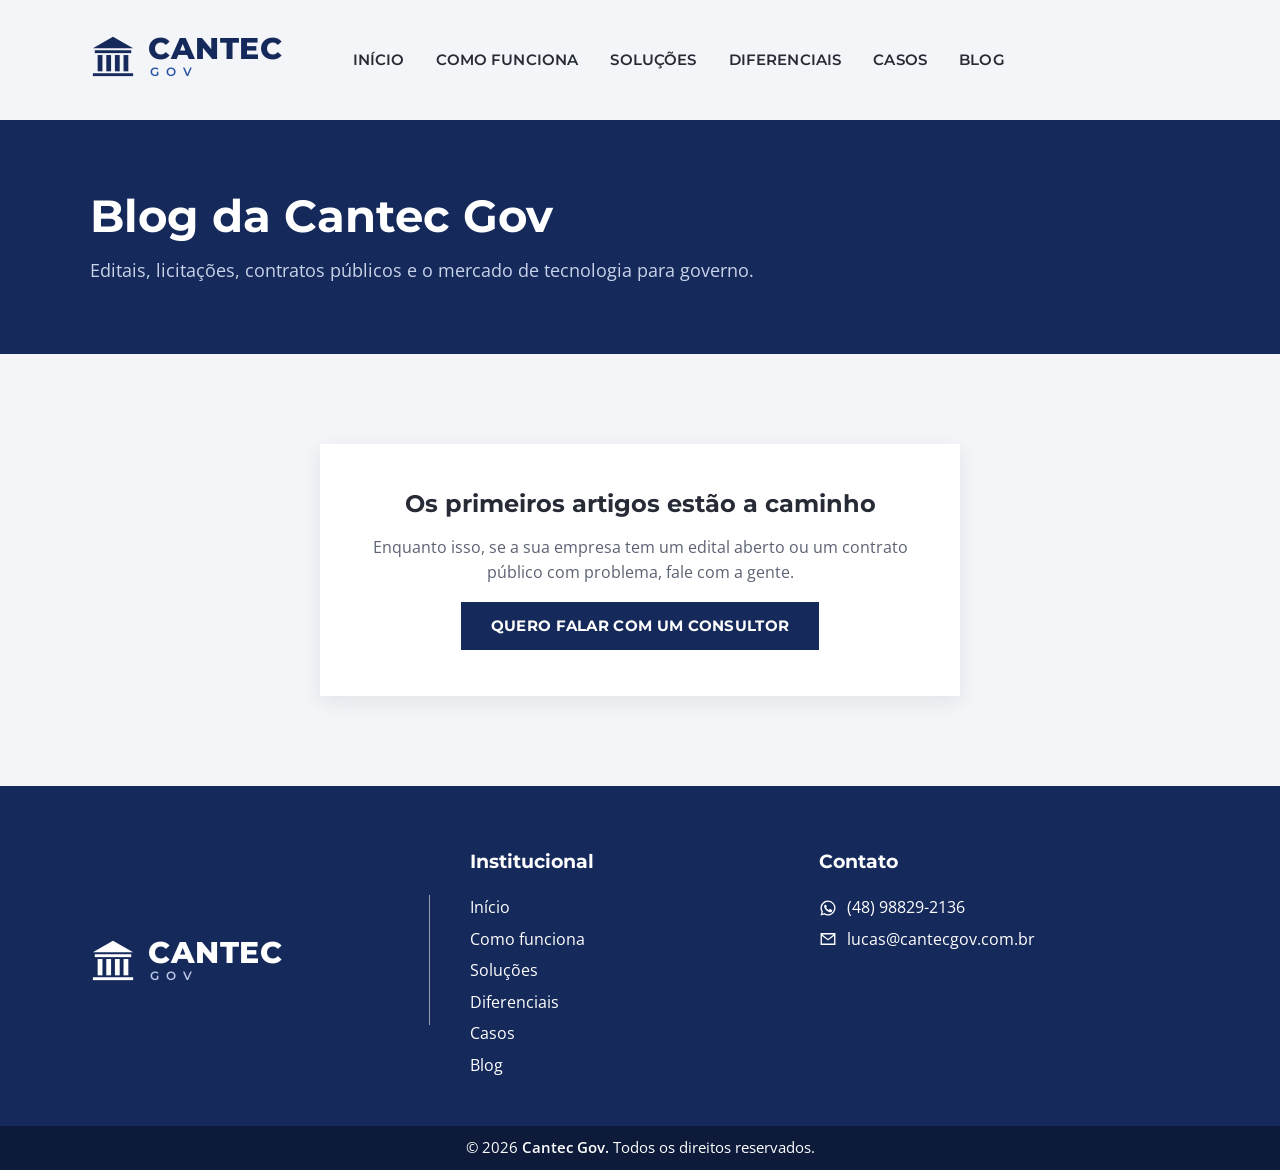
<file: blog/index.html>
<!DOCTYPE html><html lang="pt-BR" data-astro-cid-5hce7sga> <head><meta charset="utf-8"><meta name="viewport" content="width=device-width, initial-scale=1"><title>Blog | Cantec Gov</title><meta name="description" content="Artigos da Cantec Gov sobre editais, licitações, contratos públicos e o mercado de tecnologia para governo."><link rel="canonical" href="https://cantecgov.com.br/blog/"><link rel="icon" href="/favicon.svg" type="image/svg+xml"><meta name="theme-color" content="#15295A"><meta property="og:type" content="website"><meta property="og:locale" content="pt_BR"><meta property="og:site_name" content="Cantec Gov"><meta property="og:title" content="Blog | Cantec Gov"><meta property="og:description" content="Artigos da Cantec Gov sobre editais, licitações, contratos públicos e o mercado de tecnologia para governo."><meta property="og:url" content="https://cantecgov.com.br/blog/"><meta property="og:image" content="https://cantecgov.com.br/og.png"><meta name="twitter:card" content="summary_large_image"><script type="application/ld+json">{"@context":"https://schema.org","@type":"ProfessionalService","name":"Cantec Gov","url":"https://cantecgov.com.br/","email":"lucas@cantecgov.com.br","telephone":"+55 48 98829-2136","areaServed":"BR","description":"Assessoria para empresas de tecnologia que vendem para o governo: editais, licitações, contratos públicos, processos administrativos e operações societárias."}</script><link rel="stylesheet" href="/_astro/_id_.aTBuv-wg.css">
<style>.cabeca[data-astro-cid-5tznm7mj]{background:var(--marinho);color:var(--branco);padding-block:70px}.cabeca[data-astro-cid-5tznm7mj] h1[data-astro-cid-5tznm7mj]{color:var(--branco);font-size:clamp(2rem,4vw,2.8rem);font-weight:700}.cabeca[data-astro-cid-5tznm7mj] p[data-astro-cid-5tznm7mj]{margin-top:12px;color:#c9d3ea;font-size:1.1rem}.posts[data-astro-cid-5tznm7mj]{display:grid;grid-template-columns:repeat(3,1fr);gap:30px}.post[data-astro-cid-5tznm7mj]{background:var(--branco);box-shadow:0 6px 18px #0d1a3a1a}.post[data-astro-cid-5tznm7mj] img[data-astro-cid-5tznm7mj]{aspect-ratio:16 / 9;object-fit:cover;width:100%}.post-corpo[data-astro-cid-5tznm7mj]{padding:26px 28px 30px;display:grid;gap:12px}.post[data-astro-cid-5tznm7mj] time[data-astro-cid-5tznm7mj]{font-size:.85rem;color:var(--suave)}.post[data-astro-cid-5tznm7mj] h2[data-astro-cid-5tznm7mj]{font-size:1.25rem;font-weight:600}.post[data-astro-cid-5tznm7mj] h2[data-astro-cid-5tznm7mj] a[data-astro-cid-5tznm7mj]{text-decoration:none}.post[data-astro-cid-5tznm7mj] p[data-astro-cid-5tznm7mj]{font-size:.92rem;color:var(--suave)}.leia[data-astro-cid-5tznm7mj]{font-family:var(--titulo);font-weight:600;text-transform:uppercase;color:var(--destaque);text-decoration:none;font-size:.92rem}.vazio[data-astro-cid-5tznm7mj]{max-width:640px;margin:0 auto;text-align:center;background:var(--branco);padding:46px 34px;box-shadow:0 6px 18px #0d1a3a14;display:grid;gap:16px;justify-items:center}.vazio[data-astro-cid-5tznm7mj] h2[data-astro-cid-5tznm7mj]{font-size:1.5rem}.vazio[data-astro-cid-5tznm7mj] p[data-astro-cid-5tznm7mj]{color:var(--suave)}@media(max-width:980px){.posts[data-astro-cid-5tznm7mj]{grid-template-columns:repeat(2,1fr)}}@media(max-width:620px){.posts[data-astro-cid-5tznm7mj]{grid-template-columns:1fr}}
</style></head> <body data-astro-cid-5hce7sga> <a class="pular" href="#conteudo" data-astro-cid-5hce7sga>Ir para o conteúdo</a> <header class="topo" data-astro-cid-5hce7sga> <div class="container topo-in" data-astro-cid-5hce7sga> <a href="/" aria-label="Cantec Gov, página inicial" data-astro-cid-5hce7sga><span class="logo" data-astro-cid-tvrurpns> <svg class="logo-icone" viewBox="0 0 48 48" aria-hidden="true" data-astro-cid-tvrurpns> <polygon points="3,16 24,4 45,16" fill="currentColor" data-astro-cid-tvrurpns></polygon> <rect x="5" y="18" width="38" height="3" fill="currentColor" data-astro-cid-tvrurpns></rect> <rect x="8" y="23" width="5" height="17" fill="currentColor" data-astro-cid-tvrurpns></rect> <rect x="17" y="23" width="5" height="17" fill="currentColor" data-astro-cid-tvrurpns></rect> <rect x="26" y="23" width="5" height="17" fill="currentColor" data-astro-cid-tvrurpns></rect> <rect x="35" y="23" width="5" height="17" fill="currentColor" data-astro-cid-tvrurpns></rect> <rect x="3" y="42" width="42" height="3" fill="currentColor" data-astro-cid-tvrurpns></rect> </svg> <span class="logo-texto" data-astro-cid-tvrurpns> <span class="logo-nome" data-astro-cid-tvrurpns>CANTEC</span> <span class="logo-gov" data-astro-cid-tvrurpns>GOV</span> </span> </span> </a> <button class="menu-botao" aria-expanded="false" aria-controls="menu" aria-label="Abrir menu" data-astro-cid-5hce7sga> <span data-astro-cid-5hce7sga></span><span data-astro-cid-5hce7sga></span><span data-astro-cid-5hce7sga></span> </button> <nav id="menu" aria-label="Menu" data-astro-cid-5hce7sga> <ul data-astro-cid-5hce7sga> <li data-astro-cid-5hce7sga><a href="/#inicio" data-astro-cid-5hce7sga>Início</a></li> <li data-astro-cid-5hce7sga><a href="/#como-funciona" data-astro-cid-5hce7sga>Como funciona</a></li> <li data-astro-cid-5hce7sga><a href="/#solucoes" data-astro-cid-5hce7sga>Soluções</a></li> <li data-astro-cid-5hce7sga><a href="/#diferenciais" data-astro-cid-5hce7sga>Diferenciais</a></li> <li data-astro-cid-5hce7sga><a href="/#casos" data-astro-cid-5hce7sga>Casos</a></li> <li data-astro-cid-5hce7sga><a href="/blog/" data-astro-cid-5hce7sga>Blog</a></li> </ul> </nav> </div> </header> <main id="conteudo" data-astro-cid-5hce7sga> <section class="cabeca" data-astro-cid-5tznm7mj> <div class="container" data-astro-cid-5tznm7mj> <h1 data-astro-cid-5tznm7mj>Blog da Cantec Gov</h1> <p data-astro-cid-5tznm7mj>Editais, licitações, contratos públicos e o mercado de tecnologia para governo.</p> </div> </section> <section class="secao" data-astro-cid-5tznm7mj> <div class="container" data-astro-cid-5tznm7mj> <div class="vazio" data-astro-cid-5tznm7mj> <h2 data-astro-cid-5tznm7mj>Os primeiros artigos estão a caminho</h2> <p data-astro-cid-5tznm7mj>Enquanto isso, se a sua empresa tem um edital aberto ou um contrato público com problema, fale com a gente.</p> <a class="botao" href="https://api.whatsapp.com/send?phone=5548988292136&text=Ol%C3%A1%2C%20vim%20pelo%20site%20da%20Cantec%20Gov%20e%20gostaria%20de%20falar%20com%20um%20consultor." target="_blank" rel="noopener" data-astro-cid-5tznm7mj>Quero falar com um consultor</a> </div> </div> </section> </main> <footer class="rodape" data-astro-cid-5hce7sga> <div class="container rodape-in" data-astro-cid-5hce7sga> <div class="rodape-logo" data-astro-cid-5hce7sga><span class="logo claro" data-astro-cid-tvrurpns> <svg class="logo-icone" viewBox="0 0 48 48" aria-hidden="true" data-astro-cid-tvrurpns> <polygon points="3,16 24,4 45,16" fill="currentColor" data-astro-cid-tvrurpns></polygon> <rect x="5" y="18" width="38" height="3" fill="currentColor" data-astro-cid-tvrurpns></rect> <rect x="8" y="23" width="5" height="17" fill="currentColor" data-astro-cid-tvrurpns></rect> <rect x="17" y="23" width="5" height="17" fill="currentColor" data-astro-cid-tvrurpns></rect> <rect x="26" y="23" width="5" height="17" fill="currentColor" data-astro-cid-tvrurpns></rect> <rect x="35" y="23" width="5" height="17" fill="currentColor" data-astro-cid-tvrurpns></rect> <rect x="3" y="42" width="42" height="3" fill="currentColor" data-astro-cid-tvrurpns></rect> </svg> <span class="logo-texto" data-astro-cid-tvrurpns> <span class="logo-nome" data-astro-cid-tvrurpns>CANTEC</span> <span class="logo-gov" data-astro-cid-tvrurpns>GOV</span> </span> </span> </div> <div class="rodape-col" data-astro-cid-5hce7sga> <p class="rodape-titulo" data-astro-cid-5hce7sga>Institucional</p> <ul data-astro-cid-5hce7sga> <li data-astro-cid-5hce7sga><a href="/#inicio" data-astro-cid-5hce7sga>Início</a></li> <li data-astro-cid-5hce7sga><a href="/#como-funciona" data-astro-cid-5hce7sga>Como funciona</a></li> <li data-astro-cid-5hce7sga><a href="/#solucoes" data-astro-cid-5hce7sga>Soluções</a></li> <li data-astro-cid-5hce7sga><a href="/#diferenciais" data-astro-cid-5hce7sga>Diferenciais</a></li> <li data-astro-cid-5hce7sga><a href="/#casos" data-astro-cid-5hce7sga>Casos</a></li> <li data-astro-cid-5hce7sga><a href="/blog/" data-astro-cid-5hce7sga>Blog</a></li> </ul> </div> <div class="rodape-col" data-astro-cid-5hce7sga> <p class="rodape-titulo" data-astro-cid-5hce7sga>Contato</p> <ul class="contatos" data-astro-cid-5hce7sga> <li data-astro-cid-5hce7sga> <svg viewBox="0 0 24 24" aria-hidden="true" data-astro-cid-5hce7sga><path fill="currentColor" d="M12 2a10 10 0 0 0-8.6 15.1L2 22l5-1.3A10 10 0 1 0 12 2Zm0 18.2a8.2 8.2 0 0 1-4.2-1.2l-.3-.2-3 .8.8-2.9-.2-.3A8.2 8.2 0 1 1 12 20.2Zm4.5-6.1c-.2-.1-1.5-.7-1.7-.8s-.4-.1-.6.1-.7.8-.8 1-.3.2-.5.1a6.7 6.7 0 0 1-3.3-2.9c-.3-.4.3-.4.7-1.4.1-.2 0-.3 0-.4l-.8-1.8c-.2-.5-.4-.4-.6-.4h-.5a1 1 0 0 0-.7.3 3 3 0 0 0-.9 2.2 5.2 5.2 0 0 0 1.1 2.8 11.9 11.9 0 0 0 4.6 4c1.7.7 2.3.8 3.2.6a2.7 2.7 0 0 0 1.8-1.3 2.2 2.2 0 0 0 .1-1.3c0-.1-.2-.2-.4-.3Z" data-astro-cid-5hce7sga></path></svg> <a href="https://api.whatsapp.com/send?phone=5548988292136&text=Ol%C3%A1%2C%20vim%20pelo%20site%20da%20Cantec%20Gov%20e%20gostaria%20de%20falar%20com%20um%20consultor." target="_blank" rel="noopener" data-astro-cid-5hce7sga>(48) 98829-2136</a> </li> <li data-astro-cid-5hce7sga> <svg viewBox="0 0 24 24" aria-hidden="true" data-astro-cid-5hce7sga><path fill="none" stroke="currentColor" stroke-width="1.8" d="M3 5h18v14H3z M3 6l9 7 9-7" data-astro-cid-5hce7sga></path></svg> <a href="mailto:lucas@cantecgov.com.br" data-astro-cid-5hce7sga>lucas@cantecgov.com.br</a> </li> </ul> </div> </div> <div class="rodape-fim" data-astro-cid-5hce7sga> <div class="container" data-astro-cid-5hce7sga>© 2026 <strong data-astro-cid-5hce7sga>Cantec Gov.</strong> Todos os direitos reservados.</div> </div> </footer> <script type="module">const e=document.querySelector(".menu-botao"),a=document.getElementById("menu");e&&a&&(e.addEventListener("click",()=>{const t=e.getAttribute("aria-expanded")==="true";e.setAttribute("aria-expanded",String(!t)),a.classList.toggle("aberto",!t)}),a.querySelectorAll("a").forEach(t=>t.addEventListener("click",()=>{e.setAttribute("aria-expanded","false"),a.classList.remove("aberto")})));</script> </body> </html>
</file>
<file: _astro/_id_.aTBuv-wg.css>
@font-face{font-family:Montserrat;font-style:normal;font-display:swap;font-weight:400;src:url(/_astro/montserrat-cyrillic-ext-400-normal.Xqov12YL.woff2) format("woff2"),url(/_astro/montserrat-cyrillic-ext-400-normal.DRPPeomZ.woff) format("woff");unicode-range:U+0460-052F,U+1C80-1C8A,U+20B4,U+2DE0-2DFF,U+A640-A69F,U+FE2E-FE2F}@font-face{font-family:Montserrat;font-style:normal;font-display:swap;font-weight:400;src:url(/_astro/montserrat-cyrillic-400-normal.BPq32Q8K.woff2) format("woff2"),url(/_astro/montserrat-cyrillic-400-normal.jEs4Tk-Z.woff) format("woff");unicode-range:U+0301,U+0400-045F,U+0490-0491,U+04B0-04B1,U+2116}@font-face{font-family:Montserrat;font-style:normal;font-display:swap;font-weight:400;src:url(/_astro/montserrat-vietnamese-400-normal.D4oHqQTd.woff2) format("woff2"),url(/_astro/montserrat-vietnamese-400-normal.BeEscFYY.woff) format("woff");unicode-range:U+0102-0103,U+0110-0111,U+0128-0129,U+0168-0169,U+01A0-01A1,U+01AF-01B0,U+0300-0301,U+0303-0304,U+0308-0309,U+0323,U+0329,U+1EA0-1EF9,U+20AB}@font-face{font-family:Montserrat;font-style:normal;font-display:swap;font-weight:400;src:url(/_astro/montserrat-latin-ext-400-normal.B8bwfy6Y.woff2) format("woff2"),url(/_astro/montserrat-latin-ext-400-normal.BffdBkAA.woff) format("woff");unicode-range:U+0100-02BA,U+02BD-02C5,U+02C7-02CC,U+02CE-02D7,U+02DD-02FF,U+0304,U+0308,U+0329,U+1D00-1DBF,U+1E00-1E9F,U+1EF2-1EFF,U+2020,U+20A0-20AB,U+20AD-20C0,U+2113,U+2C60-2C7F,U+A720-A7FF}@font-face{font-family:Montserrat;font-style:normal;font-display:swap;font-weight:400;src:url(/_astro/montserrat-latin-400-normal.BLhwKU8k.woff2) format("woff2"),url(/_astro/montserrat-latin-400-normal.xItZbAXg.woff) format("woff");unicode-range:U+0000-00FF,U+0131,U+0152-0153,U+02BB-02BC,U+02C6,U+02DA,U+02DC,U+0304,U+0308,U+0329,U+2000-206F,U+20AC,U+2122,U+2191,U+2193,U+2212,U+2215,U+FEFF,U+FFFD}@font-face{font-family:Montserrat;font-style:normal;font-display:swap;font-weight:500;src:url(/_astro/montserrat-cyrillic-ext-500-normal.11xBT7e1.woff2) format("woff2"),url(/_astro/montserrat-cyrillic-ext-500-normal.DOzfAZ45.woff) format("woff");unicode-range:U+0460-052F,U+1C80-1C8A,U+20B4,U+2DE0-2DFF,U+A640-A69F,U+FE2E-FE2F}@font-face{font-family:Montserrat;font-style:normal;font-display:swap;font-weight:500;src:url(/_astro/montserrat-cyrillic-500-normal.T0SG181k.woff2) format("woff2"),url(/_astro/montserrat-cyrillic-500-normal.CyGtXmN9.woff) format("woff");unicode-range:U+0301,U+0400-045F,U+0490-0491,U+04B0-04B1,U+2116}@font-face{font-family:Montserrat;font-style:normal;font-display:swap;font-weight:500;src:url(/_astro/montserrat-vietnamese-500-normal.NT-t8RG1.woff2) format("woff2"),url(/_astro/montserrat-vietnamese-500-normal.DpeZlV_K.woff) format("woff");unicode-range:U+0102-0103,U+0110-0111,U+0128-0129,U+0168-0169,U+01A0-01A1,U+01AF-01B0,U+0300-0301,U+0303-0304,U+0308-0309,U+0323,U+0329,U+1EA0-1EF9,U+20AB}@font-face{font-family:Montserrat;font-style:normal;font-display:swap;font-weight:500;src:url(/_astro/montserrat-latin-ext-500-normal.BKtbrd6n.woff2) format("woff2"),url(/_astro/montserrat-latin-ext-500-normal.DWPqqZgs.woff) format("woff");unicode-range:U+0100-02BA,U+02BD-02C5,U+02C7-02CC,U+02CE-02D7,U+02DD-02FF,U+0304,U+0308,U+0329,U+1D00-1DBF,U+1E00-1E9F,U+1EF2-1EFF,U+2020,U+20A0-20AB,U+20AD-20C0,U+2113,U+2C60-2C7F,U+A720-A7FF}@font-face{font-family:Montserrat;font-style:normal;font-display:swap;font-weight:500;src:url(/_astro/montserrat-latin-500-normal.DRFEGfly.woff2) format("woff2"),url(/_astro/montserrat-latin-500-normal.Dok2oTci.woff) format("woff");unicode-range:U+0000-00FF,U+0131,U+0152-0153,U+02BB-02BC,U+02C6,U+02DA,U+02DC,U+0304,U+0308,U+0329,U+2000-206F,U+20AC,U+2122,U+2191,U+2193,U+2212,U+2215,U+FEFF,U+FFFD}@font-face{font-family:Montserrat;font-style:normal;font-display:swap;font-weight:600;src:url(/_astro/montserrat-cyrillic-ext-600-normal.BtBW-rpm.woff2) format("woff2"),url(/_astro/montserrat-cyrillic-ext-600-normal.wReYPmz2.woff) format("woff");unicode-range:U+0460-052F,U+1C80-1C8A,U+20B4,U+2DE0-2DFF,U+A640-A69F,U+FE2E-FE2F}@font-face{font-family:Montserrat;font-style:normal;font-display:swap;font-weight:600;src:url(/_astro/montserrat-cyrillic-600-normal.CQEPC0hM.woff2) format("woff2"),url(/_astro/montserrat-cyrillic-600-normal.DUglwBrH.woff) format("woff");unicode-range:U+0301,U+0400-045F,U+0490-0491,U+04B0-04B1,U+2116}@font-face{font-family:Montserrat;font-style:normal;font-display:swap;font-weight:600;src:url(/_astro/montserrat-vietnamese-600-normal.DKe6qT_E.woff2) format("woff2"),url(/_astro/montserrat-vietnamese-600-normal.SJ-HTWuM.woff) format("woff");unicode-range:U+0102-0103,U+0110-0111,U+0128-0129,U+0168-0169,U+01A0-01A1,U+01AF-01B0,U+0300-0301,U+0303-0304,U+0308-0309,U+0323,U+0329,U+1EA0-1EF9,U+20AB}@font-face{font-family:Montserrat;font-style:normal;font-display:swap;font-weight:600;src:url(/_astro/montserrat-latin-ext-600-normal.DSkTqI9L.woff2) format("woff2"),url(/_astro/montserrat-latin-ext-600-normal.CSDhkhgS.woff) format("woff");unicode-range:U+0100-02BA,U+02BD-02C5,U+02C7-02CC,U+02CE-02D7,U+02DD-02FF,U+0304,U+0308,U+0329,U+1D00-1DBF,U+1E00-1E9F,U+1EF2-1EFF,U+2020,U+20A0-20AB,U+20AD-20C0,U+2113,U+2C60-2C7F,U+A720-A7FF}@font-face{font-family:Montserrat;font-style:normal;font-display:swap;font-weight:600;src:url(/_astro/montserrat-latin-600-normal.UVxSCcoG.woff2) format("woff2"),url(/_astro/montserrat-latin-600-normal.CdhFl4lI.woff) format("woff");unicode-range:U+0000-00FF,U+0131,U+0152-0153,U+02BB-02BC,U+02C6,U+02DA,U+02DC,U+0304,U+0308,U+0329,U+2000-206F,U+20AC,U+2122,U+2191,U+2193,U+2212,U+2215,U+FEFF,U+FFFD}@font-face{font-family:Montserrat;font-style:normal;font-display:swap;font-weight:700;src:url(/_astro/montserrat-cyrillic-ext-700-normal.MyDreaeu.woff2) format("woff2"),url(/_astro/montserrat-cyrillic-ext-700-normal.D-Mk2xRJ.woff) format("woff");unicode-range:U+0460-052F,U+1C80-1C8A,U+20B4,U+2DE0-2DFF,U+A640-A69F,U+FE2E-FE2F}@font-face{font-family:Montserrat;font-style:normal;font-display:swap;font-weight:700;src:url(/_astro/montserrat-cyrillic-700-normal.D-Pqjtdp.woff2) format("woff2"),url(/_astro/montserrat-cyrillic-700-normal.BvLYcGP1.woff) format("woff");unicode-range:U+0301,U+0400-045F,U+0490-0491,U+04B0-04B1,U+2116}@font-face{font-family:Montserrat;font-style:normal;font-display:swap;font-weight:700;src:url(/_astro/montserrat-vietnamese-700-normal.C0x1De3p.woff2) format("woff2"),url(/_astro/montserrat-vietnamese-700-normal.DnwGT2D9.woff) format("woff");unicode-range:U+0102-0103,U+0110-0111,U+0128-0129,U+0168-0169,U+01A0-01A1,U+01AF-01B0,U+0300-0301,U+0303-0304,U+0308-0309,U+0323,U+0329,U+1EA0-1EF9,U+20AB}@font-face{font-family:Montserrat;font-style:normal;font-display:swap;font-weight:700;src:url(/_astro/montserrat-latin-ext-700-normal.BOP2Nhf0.woff2) format("woff2"),url(/_astro/montserrat-latin-ext-700-normal.DdDFr05Z.woff) format("woff");unicode-range:U+0100-02BA,U+02BD-02C5,U+02C7-02CC,U+02CE-02D7,U+02DD-02FF,U+0304,U+0308,U+0329,U+1D00-1DBF,U+1E00-1E9F,U+1EF2-1EFF,U+2020,U+20A0-20AB,U+20AD-20C0,U+2113,U+2C60-2C7F,U+A720-A7FF}@font-face{font-family:Montserrat;font-style:normal;font-display:swap;font-weight:700;src:url(/_astro/montserrat-latin-700-normal.BdjcYUrC.woff2) format("woff2"),url(/_astro/montserrat-latin-700-normal.BWkrl476.woff) format("woff");unicode-range:U+0000-00FF,U+0131,U+0152-0153,U+02BB-02BC,U+02C6,U+02DA,U+02DC,U+0304,U+0308,U+0329,U+2000-206F,U+20AC,U+2122,U+2191,U+2193,U+2212,U+2215,U+FEFF,U+FFFD}@font-face{font-family:Montserrat;font-style:normal;font-display:swap;font-weight:800;src:url(/_astro/montserrat-cyrillic-ext-800-normal.GOAQXnVZ.woff2) format("woff2"),url(/_astro/montserrat-cyrillic-ext-800-normal.mB3PmEeV.woff) format("woff");unicode-range:U+0460-052F,U+1C80-1C8A,U+20B4,U+2DE0-2DFF,U+A640-A69F,U+FE2E-FE2F}@font-face{font-family:Montserrat;font-style:normal;font-display:swap;font-weight:800;src:url(/_astro/montserrat-cyrillic-800-normal.DDmpGQGC.woff2) format("woff2"),url(/_astro/montserrat-cyrillic-800-normal.B_mUCQ9O.woff) format("woff");unicode-range:U+0301,U+0400-045F,U+0490-0491,U+04B0-04B1,U+2116}@font-face{font-family:Montserrat;font-style:normal;font-display:swap;font-weight:800;src:url(/_astro/montserrat-vietnamese-800-normal.BDwqwvSG.woff2) format("woff2"),url(/_astro/montserrat-vietnamese-800-normal.Chy8GRiB.woff) format("woff");unicode-range:U+0102-0103,U+0110-0111,U+0128-0129,U+0168-0169,U+01A0-01A1,U+01AF-01B0,U+0300-0301,U+0303-0304,U+0308-0309,U+0323,U+0329,U+1EA0-1EF9,U+20AB}@font-face{font-family:Montserrat;font-style:normal;font-display:swap;font-weight:800;src:url(/_astro/montserrat-latin-ext-800-normal.BBvmbyWk.woff2) format("woff2"),url(/_astro/montserrat-latin-ext-800-normal.Wjq_OapB.woff) format("woff");unicode-range:U+0100-02BA,U+02BD-02C5,U+02C7-02CC,U+02CE-02D7,U+02DD-02FF,U+0304,U+0308,U+0329,U+1D00-1DBF,U+1E00-1E9F,U+1EF2-1EFF,U+2020,U+20A0-20AB,U+20AD-20C0,U+2113,U+2C60-2C7F,U+A720-A7FF}@font-face{font-family:Montserrat;font-style:normal;font-display:swap;font-weight:800;src:url(/_astro/montserrat-latin-800-normal.axpkC1rd.woff2) format("woff2"),url(/_astro/montserrat-latin-800-normal.C3dfDxXV.woff) format("woff");unicode-range:U+0000-00FF,U+0131,U+0152-0153,U+02BB-02BC,U+02C6,U+02DA,U+02DC,U+0304,U+0308,U+0329,U+2000-206F,U+20AC,U+2122,U+2191,U+2193,U+2212,U+2215,U+FEFF,U+FFFD}@font-face{font-family:Open Sans;font-style:normal;font-display:swap;font-weight:400;src:url(/_astro/open-sans-cyrillic-ext-400-normal.B28g4zcY.woff2) format("woff2"),url(/_astro/open-sans-cyrillic-ext-400-normal.CtkCLoLZ.woff) format("woff");unicode-range:U+0460-052F,U+1C80-1C8A,U+20B4,U+2DE0-2DFF,U+A640-A69F,U+FE2E-FE2F}@font-face{font-family:Open Sans;font-style:normal;font-display:swap;font-weight:400;src:url(/_astro/open-sans-cyrillic-400-normal.DvjyhnTk.woff2) format("woff2"),url(/_astro/open-sans-cyrillic-400-normal.XMp_Qeuo.woff) format("woff");unicode-range:U+0301,U+0400-045F,U+0490-0491,U+04B0-04B1,U+2116}@font-face{font-family:Open Sans;font-style:normal;font-display:swap;font-weight:400;src:url([data-uri]) format("woff2"),url([data-uri]) format("woff");unicode-range:U+1F00-1FFF}@font-face{font-family:Open Sans;font-style:normal;font-display:swap;font-weight:400;src:url(/_astro/open-sans-greek-400-normal.BKm6CSmU.woff2) format("woff2"),url(/_astro/open-sans-greek-400-normal.yVf9KAAO.woff) format("woff");unicode-range:U+0370-0377,U+037A-037F,U+0384-038A,U+038C,U+038E-03A1,U+03A3-03FF}@font-face{font-family:Open Sans;font-style:normal;font-display:swap;font-weight:400;src:url(/_astro/open-sans-hebrew-400-normal.C3uFZKNA.woff2) format("woff2"),url(/_astro/open-sans-hebrew-400-normal.Cowz_U6T.woff) format("woff");unicode-range:U+0307-0308,U+0590-05FF,U+200C-2010,U+20AA,U+25CC,U+FB1D-FB4F}@font-face{font-family:Open Sans;font-style:normal;font-display:swap;font-weight:400;src:url(/_astro/open-sans-math-400-normal.C76BUjK0.woff2) format("woff2"),url(/_astro/open-sans-math-400-normal.Cs0GbA_j.woff) format("woff");unicode-range:U+0302-0303,U+0305,U+0307-0308,U+0310,U+0312,U+0315,U+031A,U+0326-0327,U+032C,U+032F-0330,U+0332-0333,U+0338,U+033A,U+0346,U+034D,U+0391-03A1,U+03A3-03A9,U+03B1-03C9,U+03D1,U+03D5-03D6,U+03F0-03F1,U+03F4-03F5,U+2016-2017,U+2034-2038,U+203C,U+2040,U+2043,U+2047,U+2050,U+2057,U+205F,U+2070-2071,U+2074-208E,U+2090-209C,U+20D0-20DC,U+20E1,U+20E5-20EF,U+2100-2112,U+2114-2115,U+2117-2121,U+2123-214F,U+2190,U+2192,U+2194-21AE,U+21B0-21E5,U+21F1-21F2,U+21F4-2211,U+2213-2214,U+2216-22FF,U+2308-230B,U+2310,U+2319,U+231C-2321,U+2336-237A,U+237C,U+2395,U+239B-23B7,U+23D0,U+23DC-23E1,U+2474-2475,U+25AF,U+25B3,U+25B7,U+25BD,U+25C1,U+25CA,U+25CC,U+25FB,U+266D-266F,U+27C0-27FF,U+2900-2AFF,U+2B0E-2B11,U+2B30-2B4C,U+2BFE,U+3030,U+FF5B,U+FF5D,U+1D400-1D7FF,U+1EE00-1EEFF}@font-face{font-family:Open Sans;font-style:normal;font-display:swap;font-weight:400;src:url(/_astro/open-sans-symbols-400-normal.OZvd8qMe.woff2) format("woff2"),url(/_astro/open-sans-symbols-400-normal.B5VgOMNH.woff) format("woff");unicode-range:U+0001-000C,U+000E-001F,U+007F-009F,U+20DD-20E0,U+20E2-20E4,U+2150-218F,U+2190,U+2192,U+2194-2199,U+21AF,U+21E6-21F0,U+21F3,U+2218-2219,U+2299,U+22C4-22C6,U+2300-243F,U+2440-244A,U+2460-24FF,U+25A0-27BF,U+2800-28FF,U+2921-2922,U+2981,U+29BF,U+29EB,U+2B00-2BFF,U+4DC0-4DFF,U+FFF9-FFFB,U+10140-1018E,U+10190-1019C,U+101A0,U+101D0-101FD,U+102E0-102FB,U+10E60-10E7E,U+1D2C0-1D2D3,U+1D2E0-1D37F,U+1F000-1F0FF,U+1F100-1F1AD,U+1F1E6-1F1FF,U+1F30D-1F30F,U+1F315,U+1F31C,U+1F31E,U+1F320-1F32C,U+1F336,U+1F378,U+1F37D,U+1F382,U+1F393-1F39F,U+1F3A7-1F3A8,U+1F3AC-1F3AF,U+1F3C2,U+1F3C4-1F3C6,U+1F3CA-1F3CE,U+1F3D4-1F3E0,U+1F3ED,U+1F3F1-1F3F3,U+1F3F5-1F3F7,U+1F408,U+1F415,U+1F41F,U+1F426,U+1F43F,U+1F441-1F442,U+1F444,U+1F446-1F449,U+1F44C-1F44E,U+1F453,U+1F46A,U+1F47D,U+1F4A3,U+1F4B0,U+1F4B3,U+1F4B9,U+1F4BB,U+1F4BF,U+1F4C8-1F4CB,U+1F4D6,U+1F4DA,U+1F4DF,U+1F4E3-1F4E6,U+1F4EA-1F4ED,U+1F4F7,U+1F4F9-1F4FB,U+1F4FD-1F4FE,U+1F503,U+1F507-1F50B,U+1F50D,U+1F512-1F513,U+1F53E-1F54A,U+1F54F-1F5FA,U+1F610,U+1F650-1F67F,U+1F687,U+1F68D,U+1F691,U+1F694,U+1F698,U+1F6AD,U+1F6B2,U+1F6B9-1F6BA,U+1F6BC,U+1F6C6-1F6CF,U+1F6D3-1F6D7,U+1F6E0-1F6EA,U+1F6F0-1F6F3,U+1F6F7-1F6FC,U+1F700-1F7FF,U+1F800-1F80B,U+1F810-1F847,U+1F850-1F859,U+1F860-1F887,U+1F890-1F8AD,U+1F8B0-1F8BB,U+1F8C0-1F8C1,U+1F900-1F90B,U+1F93B,U+1F946,U+1F984,U+1F996,U+1F9E9,U+1FA00-1FA6F,U+1FA70-1FA7C,U+1FA80-1FA89,U+1FA8F-1FAC6,U+1FACE-1FADC,U+1FADF-1FAE9,U+1FAF0-1FAF8,U+1FB00-1FBFF}@font-face{font-family:Open Sans;font-style:normal;font-display:swap;font-weight:400;src:url(/_astro/open-sans-vietnamese-400-normal.Dqpvjuft.woff2) format("woff2"),url(/_astro/open-sans-vietnamese-400-normal.DCU23d-J.woff) format("woff");unicode-range:U+0102-0103,U+0110-0111,U+0128-0129,U+0168-0169,U+01A0-01A1,U+01AF-01B0,U+0300-0301,U+0303-0304,U+0308-0309,U+0323,U+0329,U+1EA0-1EF9,U+20AB}@font-face{font-family:Open Sans;font-style:normal;font-display:swap;font-weight:400;src:url(/_astro/open-sans-latin-ext-400-normal.URAvo6nN.woff2) format("woff2"),url(/_astro/open-sans-latin-ext-400-normal.BfzJ9CTS.woff) format("woff");unicode-range:U+0100-02BA,U+02BD-02C5,U+02C7-02CC,U+02CE-02D7,U+02DD-02FF,U+0304,U+0308,U+0329,U+1D00-1DBF,U+1E00-1E9F,U+1EF2-1EFF,U+2020,U+20A0-20AB,U+20AD-20C0,U+2113,U+2C60-2C7F,U+A720-A7FF}@font-face{font-family:Open Sans;font-style:normal;font-display:swap;font-weight:400;src:url(/_astro/open-sans-latin-400-normal.Bk63H6sG.woff2) format("woff2"),url(/_astro/open-sans-latin-400-normal.DKniycaP.woff) format("woff");unicode-range:U+0000-00FF,U+0131,U+0152-0153,U+02BB-02BC,U+02C6,U+02DA,U+02DC,U+0304,U+0308,U+0329,U+2000-206F,U+20AC,U+2122,U+2191,U+2193,U+2212,U+2215,U+FEFF,U+FFFD}@font-face{font-family:Open Sans;font-style:normal;font-display:swap;font-weight:600;src:url(/_astro/open-sans-cyrillic-ext-600-normal.CivhzOCV.woff2) format("woff2"),url(/_astro/open-sans-cyrillic-ext-600-normal.DX5V8c14.woff) format("woff");unicode-range:U+0460-052F,U+1C80-1C8A,U+20B4,U+2DE0-2DFF,U+A640-A69F,U+FE2E-FE2F}@font-face{font-family:Open Sans;font-style:normal;font-display:swap;font-weight:600;src:url(/_astro/open-sans-cyrillic-600-normal.BuMhxFId.woff2) format("woff2"),url(/_astro/open-sans-cyrillic-600-normal.C5LXWJm_.woff) format("woff");unicode-range:U+0301,U+0400-045F,U+0490-0491,U+04B0-04B1,U+2116}@font-face{font-family:Open Sans;font-style:normal;font-display:swap;font-weight:600;src:url([data-uri]) format("woff2"),url([data-uri]) format("woff");unicode-range:U+1F00-1FFF}@font-face{font-family:Open Sans;font-style:normal;font-display:swap;font-weight:600;src:url(/_astro/open-sans-greek-600-normal.CkCBI2Km.woff2) format("woff2"),url(/_astro/open-sans-greek-600-normal.Xt_394w2.woff) format("woff");unicode-range:U+0370-0377,U+037A-037F,U+0384-038A,U+038C,U+038E-03A1,U+03A3-03FF}@font-face{font-family:Open Sans;font-style:normal;font-display:swap;font-weight:600;src:url(/_astro/open-sans-hebrew-600-normal.CQztwT7q.woff2) format("woff2"),url(/_astro/open-sans-hebrew-600-normal.D7z6DfF6.woff) format("woff");unicode-range:U+0307-0308,U+0590-05FF,U+200C-2010,U+20AA,U+25CC,U+FB1D-FB4F}@font-face{font-family:Open Sans;font-style:normal;font-display:swap;font-weight:600;src:url(/_astro/open-sans-math-600-normal.DQ8cZjrd.woff2) format("woff2"),url(/_astro/open-sans-math-600-normal.CWMKYWAo.woff) format("woff");unicode-range:U+0302-0303,U+0305,U+0307-0308,U+0310,U+0312,U+0315,U+031A,U+0326-0327,U+032C,U+032F-0330,U+0332-0333,U+0338,U+033A,U+0346,U+034D,U+0391-03A1,U+03A3-03A9,U+03B1-03C9,U+03D1,U+03D5-03D6,U+03F0-03F1,U+03F4-03F5,U+2016-2017,U+2034-2038,U+203C,U+2040,U+2043,U+2047,U+2050,U+2057,U+205F,U+2070-2071,U+2074-208E,U+2090-209C,U+20D0-20DC,U+20E1,U+20E5-20EF,U+2100-2112,U+2114-2115,U+2117-2121,U+2123-214F,U+2190,U+2192,U+2194-21AE,U+21B0-21E5,U+21F1-21F2,U+21F4-2211,U+2213-2214,U+2216-22FF,U+2308-230B,U+2310,U+2319,U+231C-2321,U+2336-237A,U+237C,U+2395,U+239B-23B7,U+23D0,U+23DC-23E1,U+2474-2475,U+25AF,U+25B3,U+25B7,U+25BD,U+25C1,U+25CA,U+25CC,U+25FB,U+266D-266F,U+27C0-27FF,U+2900-2AFF,U+2B0E-2B11,U+2B30-2B4C,U+2BFE,U+3030,U+FF5B,U+FF5D,U+1D400-1D7FF,U+1EE00-1EEFF}@font-face{font-family:Open Sans;font-style:normal;font-display:swap;font-weight:600;src:url(/_astro/open-sans-symbols-600-normal.DgwZOEXg.woff2) format("woff2"),url(/_astro/open-sans-symbols-600-normal.BiWokiHG.woff) format("woff");unicode-range:U+0001-000C,U+000E-001F,U+007F-009F,U+20DD-20E0,U+20E2-20E4,U+2150-218F,U+2190,U+2192,U+2194-2199,U+21AF,U+21E6-21F0,U+21F3,U+2218-2219,U+2299,U+22C4-22C6,U+2300-243F,U+2440-244A,U+2460-24FF,U+25A0-27BF,U+2800-28FF,U+2921-2922,U+2981,U+29BF,U+29EB,U+2B00-2BFF,U+4DC0-4DFF,U+FFF9-FFFB,U+10140-1018E,U+10190-1019C,U+101A0,U+101D0-101FD,U+102E0-102FB,U+10E60-10E7E,U+1D2C0-1D2D3,U+1D2E0-1D37F,U+1F000-1F0FF,U+1F100-1F1AD,U+1F1E6-1F1FF,U+1F30D-1F30F,U+1F315,U+1F31C,U+1F31E,U+1F320-1F32C,U+1F336,U+1F378,U+1F37D,U+1F382,U+1F393-1F39F,U+1F3A7-1F3A8,U+1F3AC-1F3AF,U+1F3C2,U+1F3C4-1F3C6,U+1F3CA-1F3CE,U+1F3D4-1F3E0,U+1F3ED,U+1F3F1-1F3F3,U+1F3F5-1F3F7,U+1F408,U+1F415,U+1F41F,U+1F426,U+1F43F,U+1F441-1F442,U+1F444,U+1F446-1F449,U+1F44C-1F44E,U+1F453,U+1F46A,U+1F47D,U+1F4A3,U+1F4B0,U+1F4B3,U+1F4B9,U+1F4BB,U+1F4BF,U+1F4C8-1F4CB,U+1F4D6,U+1F4DA,U+1F4DF,U+1F4E3-1F4E6,U+1F4EA-1F4ED,U+1F4F7,U+1F4F9-1F4FB,U+1F4FD-1F4FE,U+1F503,U+1F507-1F50B,U+1F50D,U+1F512-1F513,U+1F53E-1F54A,U+1F54F-1F5FA,U+1F610,U+1F650-1F67F,U+1F687,U+1F68D,U+1F691,U+1F694,U+1F698,U+1F6AD,U+1F6B2,U+1F6B9-1F6BA,U+1F6BC,U+1F6C6-1F6CF,U+1F6D3-1F6D7,U+1F6E0-1F6EA,U+1F6F0-1F6F3,U+1F6F7-1F6FC,U+1F700-1F7FF,U+1F800-1F80B,U+1F810-1F847,U+1F850-1F859,U+1F860-1F887,U+1F890-1F8AD,U+1F8B0-1F8BB,U+1F8C0-1F8C1,U+1F900-1F90B,U+1F93B,U+1F946,U+1F984,U+1F996,U+1F9E9,U+1FA00-1FA6F,U+1FA70-1FA7C,U+1FA80-1FA89,U+1FA8F-1FAC6,U+1FACE-1FADC,U+1FADF-1FAE9,U+1FAF0-1FAF8,U+1FB00-1FBFF}@font-face{font-family:Open Sans;font-style:normal;font-display:swap;font-weight:600;src:url(/_astro/open-sans-vietnamese-600-normal.cWHhjaNO.woff2) format("woff2"),url(/_astro/open-sans-vietnamese-600-normal.CVI-Ycr6.woff) format("woff");unicode-range:U+0102-0103,U+0110-0111,U+0128-0129,U+0168-0169,U+01A0-01A1,U+01AF-01B0,U+0300-0301,U+0303-0304,U+0308-0309,U+0323,U+0329,U+1EA0-1EF9,U+20AB}@font-face{font-family:Open Sans;font-style:normal;font-display:swap;font-weight:600;src:url(/_astro/open-sans-latin-ext-600-normal.CXDaa6Q7.woff2) format("woff2"),url(/_astro/open-sans-latin-ext-600-normal.YZ6Vktkr.woff) format("woff");unicode-range:U+0100-02BA,U+02BD-02C5,U+02C7-02CC,U+02CE-02D7,U+02DD-02FF,U+0304,U+0308,U+0329,U+1D00-1DBF,U+1E00-1E9F,U+1EF2-1EFF,U+2020,U+20A0-20AB,U+20AD-20C0,U+2113,U+2C60-2C7F,U+A720-A7FF}@font-face{font-family:Open Sans;font-style:normal;font-display:swap;font-weight:600;src:url(/_astro/open-sans-latin-600-normal.Cp4N6AwT.woff2) format("woff2"),url(/_astro/open-sans-latin-600-normal.C3dWW5mx.woff) format("woff");unicode-range:U+0000-00FF,U+0131,U+0152-0153,U+02BB-02BC,U+02C6,U+02DA,U+02DC,U+0304,U+0308,U+0329,U+2000-206F,U+20AC,U+2122,U+2191,U+2193,U+2212,U+2215,U+FEFF,U+FFFD}:root{--cinza: #F4F5F8;--cinza-2: #E7EAF0;--branco: #FFFFFF;--marinho: #15295A;--marinho-2: #0D1A3A;--marinho-3: #24407F;--destaque: #2B56A8;--texto: #262B36;--suave: #5B6273;--linha: #D7DCE5;--titulo: "Montserrat", "Segoe UI", Arial, sans-serif;--corpo: "Open Sans", "Segoe UI", Arial, sans-serif;--largura: 1140px}*,*:before,*:after{box-sizing:border-box}html{scroll-behavior:smooth;-webkit-text-size-adjust:100%}@media(prefers-reduced-motion:reduce){html{scroll-behavior:auto}}body{margin:0;background:var(--cinza);color:var(--texto);font-family:var(--corpo);font-size:1rem;line-height:1.6}img{max-width:100%;height:auto;display:block}h1,h2,h3,h4{font-family:var(--titulo);color:var(--texto);margin:0;line-height:1.2}p{margin:0}a{color:inherit}a:focus-visible,button:focus-visible{outline:3px solid var(--destaque);outline-offset:3px}.container{width:100%;max-width:var(--largura);margin:0 auto;padding-left:max(20px,env(safe-area-inset-left));padding-right:max(20px,env(safe-area-inset-right))}.secao{padding-block:90px}.titulo-secao{font-size:clamp(1.6rem,3vw,2.15rem);font-weight:500;text-align:center;color:var(--texto)}.titulo-secao strong{font-weight:700}.titulo-secao .cor{color:var(--destaque);font-weight:700}.botao{display:inline-block;font-family:var(--titulo);font-weight:700;font-size:.95rem;text-transform:uppercase;letter-spacing:.02em;text-decoration:none;padding:12px 30px;background:var(--marinho);color:var(--branco);border:0;cursor:pointer;transition:background-color .2s ease}.botao:hover{background:var(--marinho-3)}.botao-claro{background:var(--branco);color:var(--marinho)}.botao-claro:hover{background:var(--cinza-2)}.centro{text-align:center}.logo[data-astro-cid-tvrurpns]{display:inline-flex;align-items:center;gap:12px;color:var(--marinho)}.logo-icone[data-astro-cid-tvrurpns]{width:46px;height:46px;flex:none}.logo-texto[data-astro-cid-tvrurpns]{display:grid;line-height:1}.logo-nome[data-astro-cid-tvrurpns]{font-family:var(--titulo);font-weight:800;font-size:1.85rem;letter-spacing:.02em}.logo-gov[data-astro-cid-tvrurpns]{font-family:var(--titulo);font-weight:600;font-size:.72rem;letter-spacing:.62em;margin-top:4px;padding-left:2px;color:var(--destaque)}.claro[data-astro-cid-tvrurpns]{color:var(--branco)}.claro[data-astro-cid-tvrurpns] .logo-gov[data-astro-cid-tvrurpns]{color:#b9c6e4}.pular[data-astro-cid-5hce7sga]{position:absolute;left:12px;top:-60px;z-index:50;background:var(--branco);padding:10px 14px;font-weight:600}.pular[data-astro-cid-5hce7sga]:focus{top:12px}.topo[data-astro-cid-5hce7sga]{background:var(--cinza);position:relative;z-index:20}.topo-in[data-astro-cid-5hce7sga]{display:flex;align-items:center;gap:70px;min-height:120px}.topo-in[data-astro-cid-5hce7sga]>a[data-astro-cid-5hce7sga]{text-decoration:none}nav[data-astro-cid-5hce7sga] ul[data-astro-cid-5hce7sga]{list-style:none;margin:0;padding:0;display:flex;gap:32px}nav[data-astro-cid-5hce7sga] a[data-astro-cid-5hce7sga]{font-family:var(--titulo);font-weight:600;font-size:.92rem;text-transform:uppercase;text-decoration:none;color:var(--texto);letter-spacing:.01em}nav[data-astro-cid-5hce7sga] a[data-astro-cid-5hce7sga]:hover{color:var(--destaque)}.menu-botao[data-astro-cid-5hce7sga]{display:none;margin-left:auto;width:44px;height:44px;border:0;background:transparent;cursor:pointer;padding:10px;flex-direction:column;justify-content:space-between}.menu-botao[data-astro-cid-5hce7sga] span[data-astro-cid-5hce7sga]{display:block;height:3px;background:var(--marinho);border-radius:2px}.rodape[data-astro-cid-5hce7sga]{background:var(--marinho);color:var(--branco)}.rodape-in[data-astro-cid-5hce7sga]{display:grid;grid-template-columns:1.1fr 1fr 1.2fr;align-items:center;padding-block:56px 48px;gap:40px}.rodape-logo[data-astro-cid-5hce7sga]{padding-right:40px;border-right:1px solid rgba(255,255,255,.55);min-height:130px;display:flex;align-items:center}.rodape-col[data-astro-cid-5hce7sga]{align-self:start;padding-top:4px}.rodape-titulo[data-astro-cid-5hce7sga]{font-family:var(--titulo);font-weight:700;font-size:1.2rem;margin-bottom:18px}.rodape[data-astro-cid-5hce7sga] ul[data-astro-cid-5hce7sga]{list-style:none;margin:0;padding:0;display:grid;gap:6px}.rodape[data-astro-cid-5hce7sga] a[data-astro-cid-5hce7sga]{text-decoration:none;color:var(--branco)}.rodape[data-astro-cid-5hce7sga] a[data-astro-cid-5hce7sga]:hover{text-decoration:underline}.contatos[data-astro-cid-5hce7sga] li[data-astro-cid-5hce7sga]{display:flex;align-items:center;gap:10px}.contatos[data-astro-cid-5hce7sga] svg[data-astro-cid-5hce7sga]{width:18px;height:18px;flex:none}.rodape-fim[data-astro-cid-5hce7sga]{background:var(--marinho-2);padding-block:10px;text-align:center;font-size:.92rem}@media(max-width:900px){.topo-in[data-astro-cid-5hce7sga]{min-height:84px;gap:16px}.menu-botao[data-astro-cid-5hce7sga]{display:flex}nav[data-astro-cid-5hce7sga]{position:absolute;top:100%;left:0;right:0;background:var(--branco);box-shadow:0 12px 24px #0d1a3a1f;display:none}nav[data-astro-cid-5hce7sga].aberto{display:block}nav[data-astro-cid-5hce7sga] ul[data-astro-cid-5hce7sga]{flex-direction:column;gap:0;padding:8px 20px 16px}nav[data-astro-cid-5hce7sga] a[data-astro-cid-5hce7sga]{display:block;padding:12px 0;border-bottom:1px solid var(--linha)}.rodape-in[data-astro-cid-5hce7sga]{grid-template-columns:1fr;gap:28px}.rodape-logo[data-astro-cid-5hce7sga]{border-right:0;border-bottom:1px solid rgba(255,255,255,.4);padding:0 0 24px;min-height:0}}
</file>
<file: _astro/index.BnjVJqt4.css>
.cor[data-astro-cid-j7pv25f6]{color:var(--destaque)}.hero[data-astro-cid-j7pv25f6]{padding-block:40px 120px;overflow:hidden}.hero-in[data-astro-cid-j7pv25f6]{display:grid;grid-template-columns:1.05fr 1fr;gap:40px;align-items:center}.hero-texto[data-astro-cid-j7pv25f6]{display:grid;gap:30px;justify-items:start}.hero[data-astro-cid-j7pv25f6] h1[data-astro-cid-j7pv25f6]{font-size:clamp(2rem,3.4vw,2.75rem);font-weight:500;line-height:1.2;color:var(--texto)}.hero[data-astro-cid-j7pv25f6] h1[data-astro-cid-j7pv25f6] .cor[data-astro-cid-j7pv25f6]{font-weight:800}.hero-texto[data-astro-cid-j7pv25f6] p[data-astro-cid-j7pv25f6]{font-size:1.12rem;max-width:34em;color:#3b4150}.hero-visual[data-astro-cid-j7pv25f6]{position:relative;height:470px;display:grid;place-items:center}.forma[data-astro-cid-j7pv25f6]{position:absolute;width:470px;height:420px;background:var(--marinho);border-radius:36px;transform:rotate(-32deg)}.painel[data-astro-cid-j7pv25f6]{position:relative;width:min(100%,470px);background:var(--branco);border-radius:6px;box-shadow:0 30px 60px #0d1a3a47;overflow:hidden}.painel-topo[data-astro-cid-j7pv25f6]{display:flex;justify-content:space-between;align-items:center;padding:16px 20px;background:var(--cinza);border-bottom:1px solid var(--linha);font-family:var(--titulo);font-weight:700;font-size:.95rem;color:var(--marinho)}.painel-marca[data-astro-cid-j7pv25f6]{font-size:.72rem;letter-spacing:.14em;color:var(--destaque)}.painel[data-astro-cid-j7pv25f6] ul[data-astro-cid-j7pv25f6]{list-style:none;margin:0;padding:6px 20px}.painel[data-astro-cid-j7pv25f6] li[data-astro-cid-j7pv25f6]{display:flex;justify-content:space-between;align-items:center;gap:12px;padding:13px 0;border-bottom:1px solid var(--linha);font-size:.93rem}.painel[data-astro-cid-j7pv25f6] li[data-astro-cid-j7pv25f6]:last-child{border-bottom:0}.chip[data-astro-cid-j7pv25f6]{font-family:var(--titulo);font-size:.74rem;font-weight:600;padding:4px 10px;border-radius:999px;border:1.5px solid var(--marinho);color:var(--marinho);white-space:nowrap}.chip[data-astro-cid-j7pv25f6].forte{background:var(--marinho);color:var(--branco)}.chip[data-astro-cid-j7pv25f6].leve{border-color:var(--linha);color:var(--suave)}.painel-pe[data-astro-cid-j7pv25f6]{padding:12px 20px;background:var(--marinho-2);color:var(--branco);font-family:var(--titulo);font-size:.85rem;font-weight:600}.numeros[data-astro-cid-j7pv25f6]{background:var(--marinho-2);color:var(--branco)}.numeros-in[data-astro-cid-j7pv25f6]{display:grid;grid-template-columns:repeat(4,1fr);text-align:center;padding-block:26px 30px;gap:20px}.numero-valor[data-astro-cid-j7pv25f6]{font-family:var(--titulo);font-weight:700;font-size:2.4rem;line-height:1.2;font-variant-numeric:tabular-nums}.numero[data-astro-cid-j7pv25f6] h4[data-astro-cid-j7pv25f6]{color:var(--branco);font-size:1.05rem;font-weight:600;margin-top:10px}.clientes[data-astro-cid-j7pv25f6]{padding-top:60px}.logos[data-astro-cid-j7pv25f6]{display:grid;grid-template-columns:repeat(auto-fit,minmax(120px,1fr));gap:28px;align-items:center;justify-items:center;padding:20px}.logos[data-astro-cid-j7pv25f6] img[data-astro-cid-j7pv25f6]{max-height:70px;width:auto;filter:grayscale(1);opacity:.8}.cta-solto[data-astro-cid-j7pv25f6]{padding-top:70px}.como[data-astro-cid-j7pv25f6]{padding-top:80px}.cartoes[data-astro-cid-j7pv25f6]{display:grid;grid-template-columns:repeat(3,1fr);gap:16px;margin-top:60px}.cartao[data-astro-cid-j7pv25f6]{border-radius:14px;padding:30px 30px 34px;text-align:center;display:grid;gap:14px;justify-items:center;align-content:start;box-shadow:0 4px 14px #0d1a3a14}.cartao[data-astro-cid-j7pv25f6] svg[data-astro-cid-j7pv25f6]{width:54px;height:54px;fill:none;stroke:currentColor;stroke-width:1.2;stroke-linecap:round;stroke-linejoin:round}.cartao[data-astro-cid-j7pv25f6] h3[data-astro-cid-j7pv25f6]{font-size:1.22rem;font-weight:700;color:inherit}.cartao[data-astro-cid-j7pv25f6] p[data-astro-cid-j7pv25f6]{font-size:.98rem}.passo[data-astro-cid-j7pv25f6]{font-family:var(--titulo);font-size:.8rem;font-weight:600;letter-spacing:.08em;opacity:.75;margin-bottom:-6px}.cartao-marinho[data-astro-cid-j7pv25f6]{background:var(--marinho);color:var(--branco)}.solucoes[data-astro-cid-j7pv25f6]{background:var(--cinza);padding-top:20px}.produtos[data-astro-cid-j7pv25f6]{display:grid;grid-template-columns:repeat(3,1fr);gap:20px;margin-top:50px}.produto[data-astro-cid-j7pv25f6]{background:var(--branco);border:1px solid var(--linha);border-top:3px solid var(--marinho);border-radius:10px;padding:28px 26px 26px;display:flex;flex-direction:column;gap:10px;transition:box-shadow .2s ease,transform .2s ease}.produto[data-astro-cid-j7pv25f6]:hover{box-shadow:0 12px 28px #0d1a3a1f;transform:translateY(-2px)}.produto[data-astro-cid-j7pv25f6] svg[data-astro-cid-j7pv25f6]{width:42px;height:42px;fill:none;stroke:var(--marinho);stroke-width:1.3;stroke-linecap:round;stroke-linejoin:round}.produto-fase[data-astro-cid-j7pv25f6]{font-family:var(--titulo);font-size:.78rem;font-weight:600;color:var(--destaque);margin-top:4px}.produto[data-astro-cid-j7pv25f6] h3[data-astro-cid-j7pv25f6]{font-size:1.12rem;font-weight:700;color:var(--marinho)}.produto-texto[data-astro-cid-j7pv25f6]{font-size:.94rem;color:#3b4150;flex:1}.produto-botao[data-astro-cid-j7pv25f6]{align-self:flex-start;margin-top:8px;font-family:var(--titulo);font-weight:700;font-size:.82rem;text-transform:uppercase;letter-spacing:.02em;text-decoration:none;color:var(--marinho);border:1.5px solid var(--marinho);padding:9px 16px;transition:background-color .2s ease,color .2s ease}.produto-botao[data-astro-cid-j7pv25f6]:hover{background:var(--marinho);color:var(--branco)}@media(prefers-reduced-motion:reduce){.produto[data-astro-cid-j7pv25f6],.produto[data-astro-cid-j7pv25f6]:hover{transition:none;transform:none}}.cartao-cinza[data-astro-cid-j7pv25f6]{background:var(--cinza-2);color:var(--marinho)}.frase[data-astro-cid-j7pv25f6]{font-family:var(--titulo);font-size:clamp(1.4rem,2.6vw,2.05rem);text-align:center;line-height:1.3;max-width:30em;margin:100px auto 50px;color:var(--texto)}.frase[data-astro-cid-j7pv25f6] strong[data-astro-cid-j7pv25f6],.frase[data-astro-cid-j7pv25f6] .cor[data-astro-cid-j7pv25f6]{font-weight:700}.casos[data-astro-cid-j7pv25f6]{background:var(--branco)}.subtitulo[data-astro-cid-j7pv25f6]{text-align:center;color:var(--suave);margin-top:12px}.carrossel[data-astro-cid-j7pv25f6]{display:grid;grid-template-columns:44px minmax(0,1fr) 44px;align-items:center;gap:30px;margin:56px auto 24px;max-width:1060px}.seta[data-astro-cid-j7pv25f6]{width:40px;height:40px;border-radius:50%;border:0;background:var(--marinho);color:var(--branco);cursor:pointer;display:grid;place-items:center}.seta[data-astro-cid-j7pv25f6] svg[data-astro-cid-j7pv25f6]{width:20px;height:20px;fill:none;stroke:currentColor;stroke-width:2.6;stroke-linecap:round;stroke-linejoin:round}.seta[data-astro-cid-j7pv25f6]:hover{background:var(--marinho-3)}.caso[data-astro-cid-j7pv25f6]{border:1.5px solid var(--marinho);border-radius:14px;padding:34px 44px;display:grid;gap:14px;min-height:290px;align-content:start}.caso[data-astro-cid-j7pv25f6][hidden]{display:none}.caso-area[data-astro-cid-j7pv25f6]{font-family:var(--titulo);font-size:.85rem;font-weight:600;color:var(--destaque)}.caso-texto[data-astro-cid-j7pv25f6]{margin:0;font-style:italic;color:#3b4150;font-size:1.05rem;line-height:1.7}.caso-cliente[data-astro-cid-j7pv25f6]{display:flex;align-items:center;gap:14px;margin-top:8px;font-size:.92rem}.caso-cliente[data-astro-cid-j7pv25f6] strong[data-astro-cid-j7pv25f6]{font-family:var(--titulo)}.caso-avatar[data-astro-cid-j7pv25f6]{width:46px;height:46px;border-radius:50%;background:var(--cinza-2);color:var(--marinho);display:grid;place-items:center;flex:none}.caso-avatar[data-astro-cid-j7pv25f6] svg[data-astro-cid-j7pv25f6]{width:24px;height:24px;fill:none;stroke:currentColor;stroke-width:1.6;stroke-linejoin:round}.pontos[data-astro-cid-j7pv25f6]{display:flex;justify-content:center;gap:8px;margin-bottom:44px}.ponto[data-astro-cid-j7pv25f6]{width:9px;height:9px;border-radius:50%;background:var(--linha)}.ponto[data-astro-cid-j7pv25f6].ativo{background:var(--marinho)}.time[data-astro-cid-j7pv25f6]{margin-top:100px;max-width:26em;margin-left:auto;margin-right:auto;line-height:1.3}.especialidades[data-astro-cid-j7pv25f6]{list-style:none;margin:44px 0 0;padding:0;display:flex;flex-wrap:wrap;justify-content:center;gap:12px}.especialidades[data-astro-cid-j7pv25f6] li[data-astro-cid-j7pv25f6]{font-family:var(--titulo);font-weight:600;font-size:.9rem;color:var(--marinho);background:var(--cinza);border:1.5px solid var(--linha);padding:11px 18px;border-radius:999px}.diferenciais-secao[data-astro-cid-j7pv25f6]{background:var(--branco);padding-top:30px}.diferenciais[data-astro-cid-j7pv25f6]{margin-top:60px;display:grid;grid-template-columns:1fr 1fr;background:var(--cinza)}.diferenciais-grade[data-astro-cid-j7pv25f6]{display:grid;grid-template-columns:1fr 1fr;gap:30px 24px;padding:50px max(24px,calc((100vw - var(--largura)) / 2 + 20px));padding-right:30px}.diferencial[data-astro-cid-j7pv25f6]{text-align:center;display:grid;gap:12px;justify-items:center;align-content:start}.diferencial[data-astro-cid-j7pv25f6] svg[data-astro-cid-j7pv25f6]{width:66px;height:66px;fill:none;stroke:var(--marinho);stroke-width:1.1;stroke-linecap:round;stroke-linejoin:round}.diferencial[data-astro-cid-j7pv25f6] h3[data-astro-cid-j7pv25f6]{font-size:1.12rem;font-weight:700;text-transform:uppercase}.diferencial[data-astro-cid-j7pv25f6] p[data-astro-cid-j7pv25f6]{font-family:var(--titulo);font-size:.95rem;color:#3b4150}.diferenciais-painel[data-astro-cid-j7pv25f6]{background:var(--marinho);color:var(--branco);display:grid;align-content:center;justify-items:start;gap:30px;padding:60px max(30px,calc((100vw - var(--largura)) / 2 + 20px)) 60px 60px;background-image:linear-gradient(rgba(255,255,255,.05) 1px,transparent 1px),linear-gradient(90deg,rgba(255,255,255,.05) 1px,transparent 1px);background-size:34px 34px}.painel-frase[data-astro-cid-j7pv25f6]{font-family:var(--titulo);font-weight:700;font-size:clamp(1.6rem,2.6vw,2.3rem);line-height:1.25;max-width:14em}.titulo-blog[data-astro-cid-j7pv25f6]{font-size:clamp(1.9rem,3.2vw,2.6rem);font-weight:600;text-align:center}.posts[data-astro-cid-j7pv25f6]{display:grid;grid-template-columns:repeat(3,1fr);gap:30px;margin:46px 0 40px}.post[data-astro-cid-j7pv25f6]{background:var(--branco);box-shadow:0 6px 18px #0d1a3a1a;display:grid;align-content:start}.post[data-astro-cid-j7pv25f6] img[data-astro-cid-j7pv25f6]{aspect-ratio:16 / 9;object-fit:cover;width:100%}.post-corpo[data-astro-cid-j7pv25f6]{padding:28px 30px 32px;display:grid;gap:14px}.post[data-astro-cid-j7pv25f6] h3[data-astro-cid-j7pv25f6]{font-size:1.25rem;font-weight:600}.post[data-astro-cid-j7pv25f6] h3[data-astro-cid-j7pv25f6] a[data-astro-cid-j7pv25f6]{text-decoration:none}.post[data-astro-cid-j7pv25f6] p[data-astro-cid-j7pv25f6]{font-size:.92rem;color:var(--suave)}.leia[data-astro-cid-j7pv25f6]{font-family:var(--titulo);font-weight:600;text-transform:uppercase;color:var(--destaque);text-decoration:none;font-size:.92rem}.blog-vazio[data-astro-cid-j7pv25f6]{margin:46px auto 40px;max-width:640px;text-align:center;background:var(--branco);padding:34px 30px;box-shadow:0 6px 18px #0d1a3a14;color:var(--suave)}@media(max-width:980px){.hero-in[data-astro-cid-j7pv25f6]{grid-template-columns:1fr}.hero-visual[data-astro-cid-j7pv25f6]{height:400px}.forma[data-astro-cid-j7pv25f6]{width:360px;height:330px}.numeros-in[data-astro-cid-j7pv25f6]{grid-template-columns:repeat(2,1fr);row-gap:30px}.cartoes[data-astro-cid-j7pv25f6],.posts[data-astro-cid-j7pv25f6],.produtos[data-astro-cid-j7pv25f6]{grid-template-columns:repeat(2,1fr)}.diferenciais[data-astro-cid-j7pv25f6]{grid-template-columns:1fr}.diferenciais-grade[data-astro-cid-j7pv25f6]{padding:44px 20px}.diferenciais-painel[data-astro-cid-j7pv25f6]{padding:50px 20px}}@media(max-width:620px){.hero[data-astro-cid-j7pv25f6]{padding-bottom:70px}.hero-visual[data-astro-cid-j7pv25f6]{height:340px}.forma[data-astro-cid-j7pv25f6]{width:280px;height:260px}.painel[data-astro-cid-j7pv25f6] li[data-astro-cid-j7pv25f6]{font-size:.82rem}.cartoes[data-astro-cid-j7pv25f6],.posts[data-astro-cid-j7pv25f6],.diferenciais-grade[data-astro-cid-j7pv25f6],.produtos[data-astro-cid-j7pv25f6]{grid-template-columns:1fr}.numero-valor[data-astro-cid-j7pv25f6]{font-size:2rem}.carrossel[data-astro-cid-j7pv25f6]{grid-template-columns:minmax(0,1fr);gap:16px}.carrossel[data-astro-cid-j7pv25f6] .seta[data-astro-cid-j7pv25f6]{display:none}.caso[data-astro-cid-j7pv25f6]{padding:26px 22px}.pontos[data-astro-cid-j7pv25f6]{margin-top:4px}}
</file>
